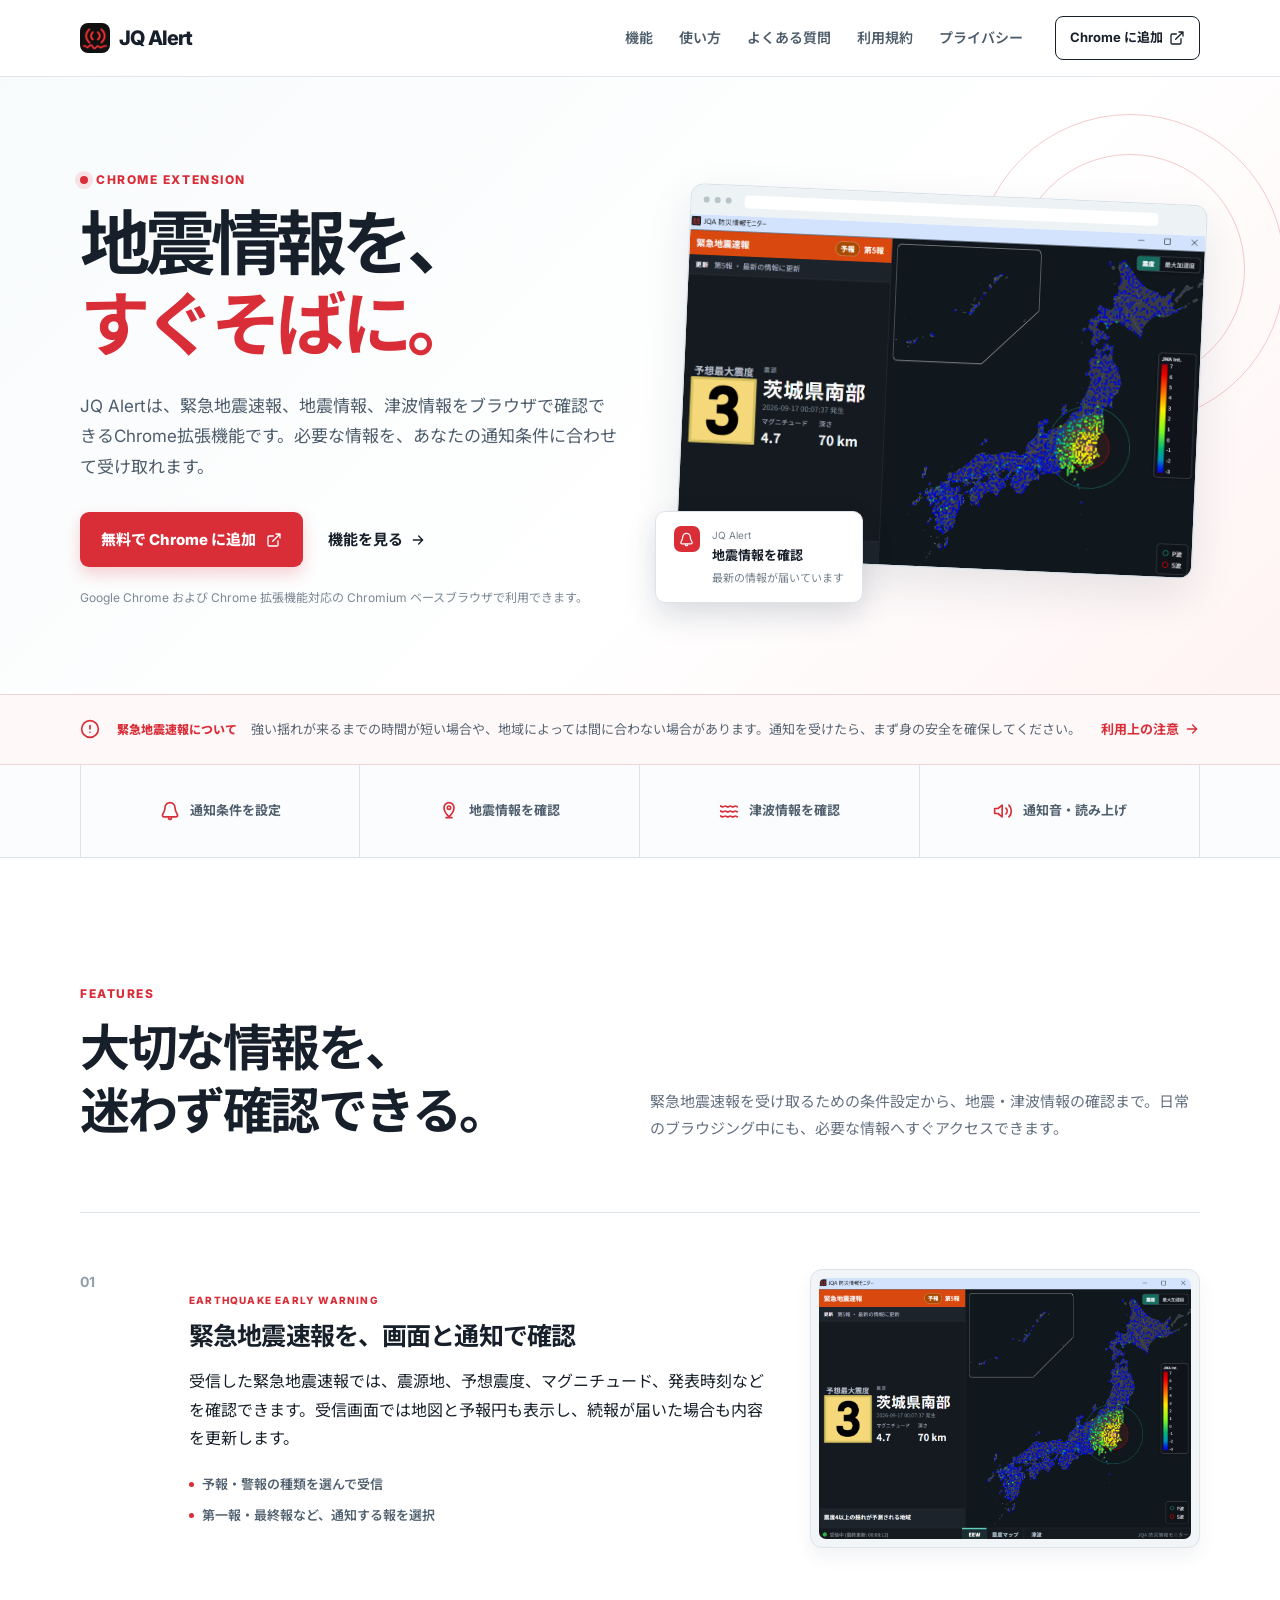
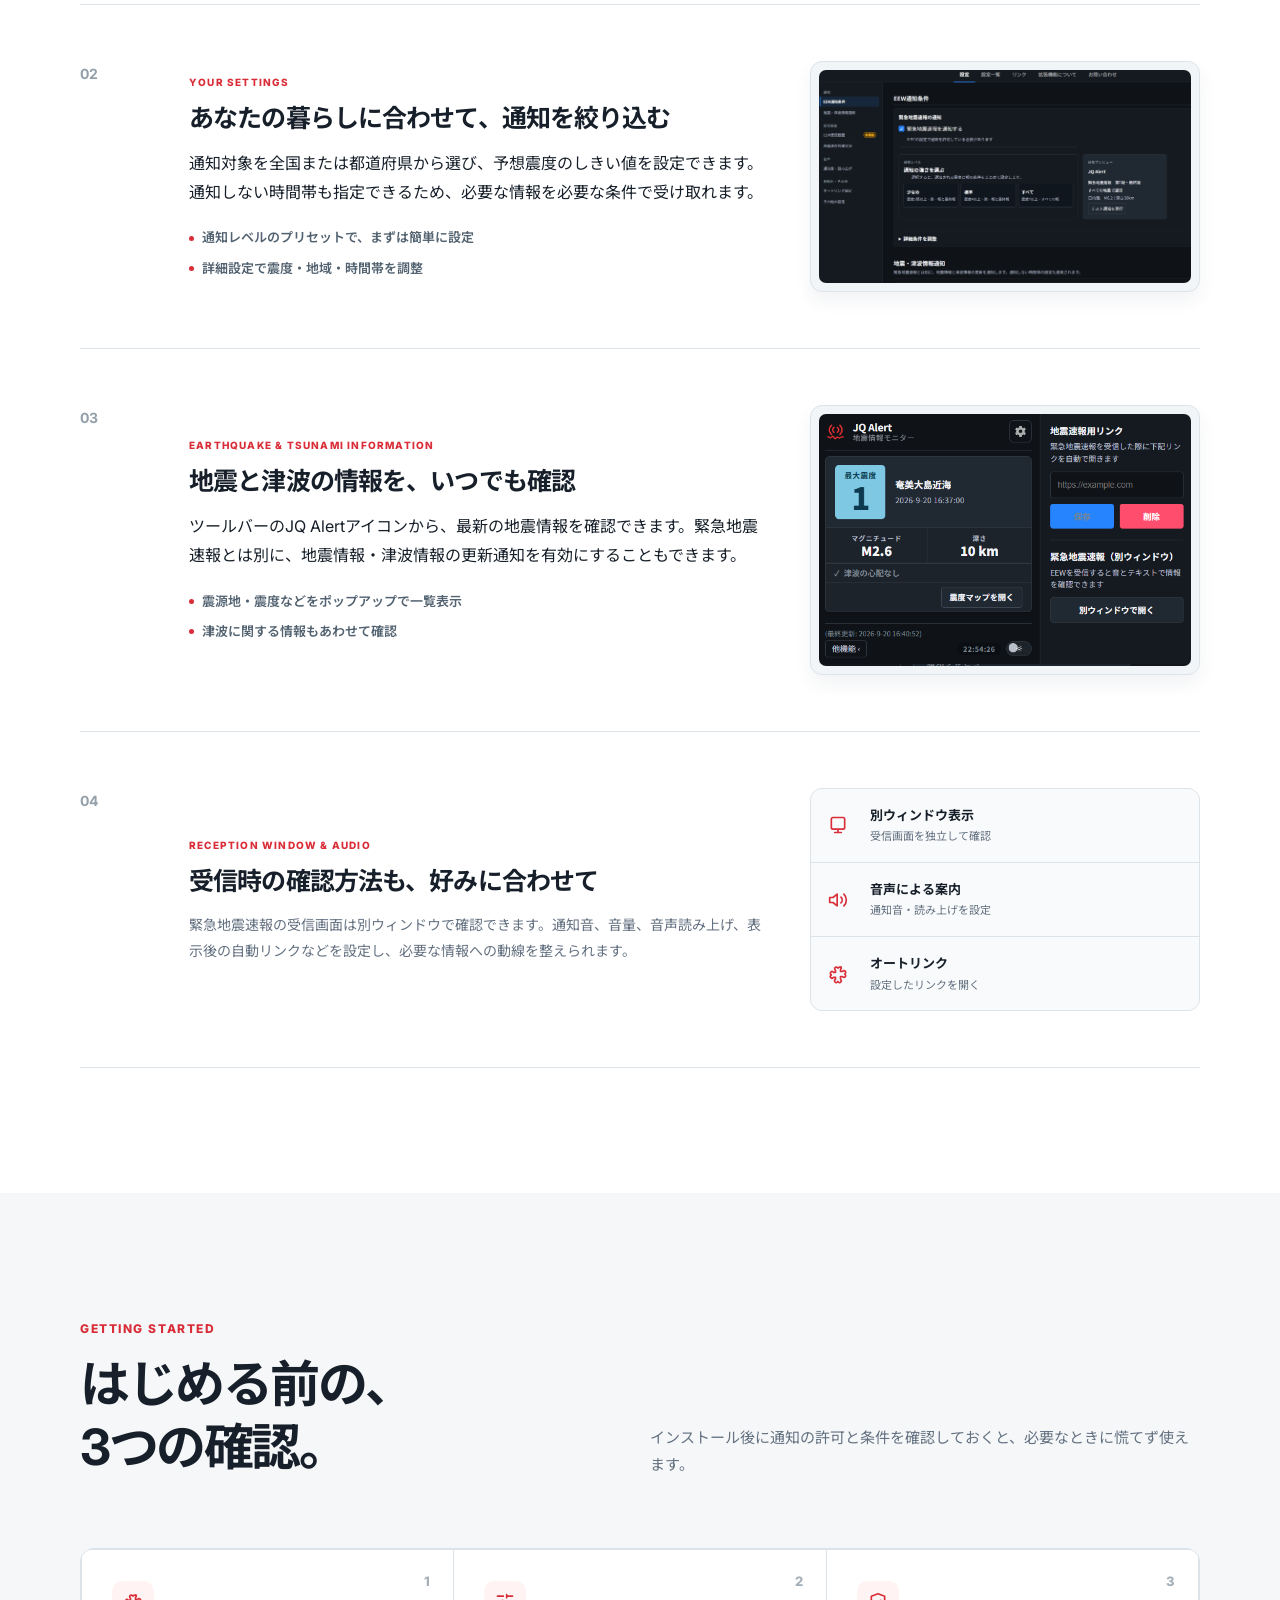
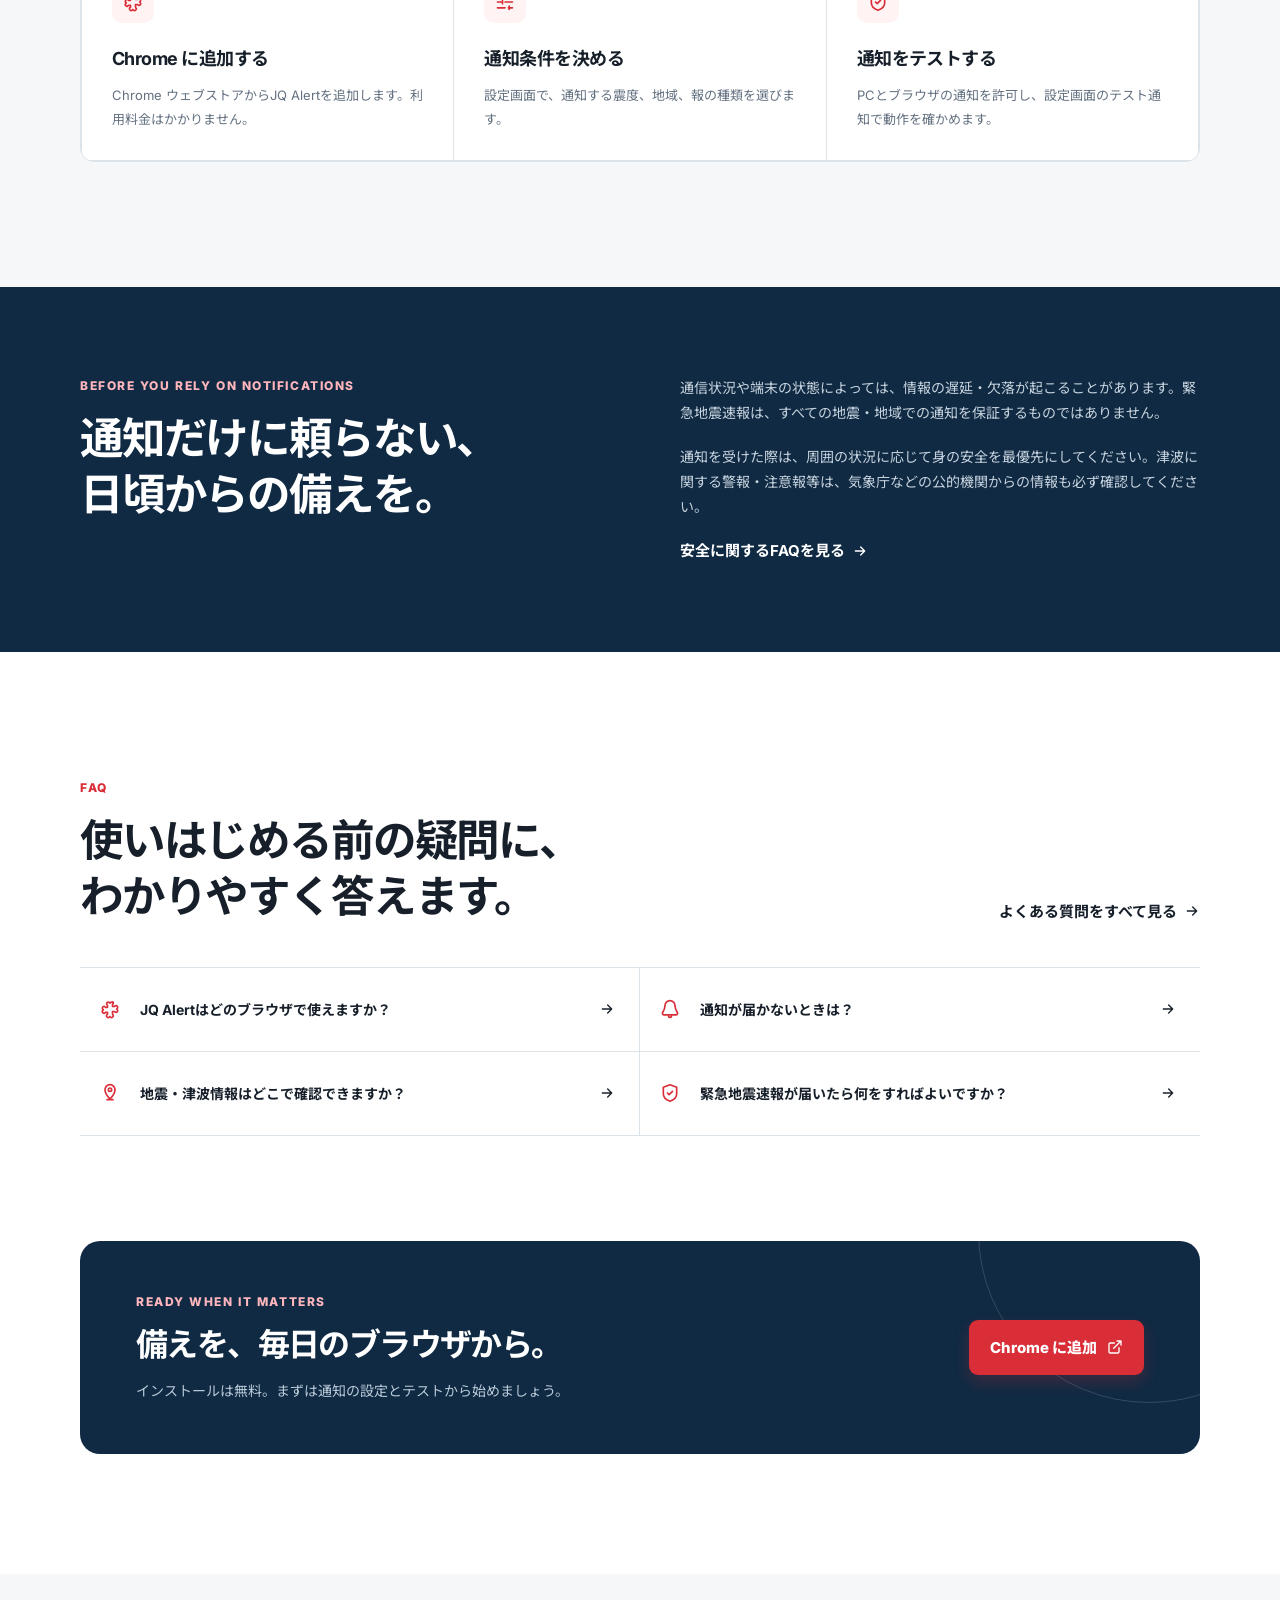
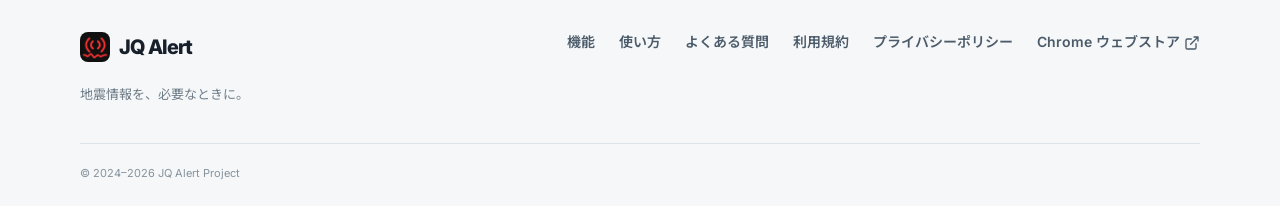
<file: index.html>
<!doctype html>
<html lang="ja">
<head>
  <meta charset="utf-8">
  <meta name="google-site-verification" content="g7Us81vJ9sfux8U6ITaGepfihkEfS8GgPoQCUXaQ7Y">
  <meta name="viewport" content="width=device-width, initial-scale=1">
  <meta name="description" content="JQ Alertは、緊急地震速報、地震情報、津波情報を確認できるChrome拡張機能です。通知条件を自分に合わせて設定できます。">
  <meta name="theme-color" content="#d92d38">
  <meta property="og:type" content="website"><meta property="og:locale" content="ja_JP">
  <meta property="og:title" content="JQ Alert | 緊急地震速報・地震・津波情報をすぐそばに">
  <meta property="og:description" content="緊急地震速報、地震情報、津波情報を確認できるChrome拡張機能、JQ Alert。">
  <meta property="og:image" content="data/images/icon-128.png"><meta name="twitter:card" content="summary">
  <title>JQ Alert | 緊急地震速報・地震・津波情報をすぐそばに</title>
  <link rel="icon" href="data/images/icon-128.png" type="image/png" sizes="128x128"><link rel="apple-touch-icon" href="data/images/icon-128.png"><link rel="manifest" href="site.webmanifest">
  <link rel="preconnect" href="https://fonts.googleapis.com"><link rel="preconnect" href="https://fonts.gstatic.com" crossorigin>
  <link href="https://fonts.googleapis.com/css2?family=Inter:wght@400;500;600;700;800&family=Noto+Sans+JP:wght@400;500;600;700;800&display=swap" rel="stylesheet"><link rel="stylesheet" href="style.css">
</head>
<body>
  <svg class="svg-sprite" aria-hidden="true" focusable="false">
    <symbol id="icon-arrow-right" viewBox="0 0 24 24"><path d="M5 12h14M13 6l6 6-6 6"/></symbol><symbol id="icon-external-link" viewBox="0 0 24 24"><path d="M15 3h6v6M10 14 21 3M18 13v6a2 2 0 0 1-2 2H5a2 2 0 0 1-2-2V8a2 2 0 0 1 2-2h6"/></symbol>
    <symbol id="icon-bell-ring" viewBox="0 0 24 24"><path d="M10.27 21a2 2 0 0 0 3.46 0M3.26 15.86A2 2 0 0 0 5 19h14a2 2 0 0 0 1.74-3.14C19.41 13.63 18 11.2 18 8A6 6 0 0 0 6 8c0 3.2-1.41 5.63-2.74 7.86"/></symbol><symbol id="icon-map-pinned" viewBox="0 0 24 24"><path d="M18 8c0 5-6 11-6 11S6 13 6 8a6 6 0 1 1 12 0Z"/><circle cx="12" cy="8" r="2"/><path d="M8.5 20h7"/></symbol>
    <symbol id="icon-sliders" viewBox="0 0 24 24"><path d="M10 5H3M21 5h-7M12 19H3M21 19h-5M3 12h6M21 12h-9M14 3v4M17 17v4M9 10v4"/></symbol><symbol id="icon-waves" viewBox="0 0 24 24"><path d="M2 6c.6.5 1.2 1 2.5 1S6.4 6 7.5 6 9.4 7 10.5 7 12.4 6 13.5 6 15.4 7 16.5 7 18.4 6 19.5 6 21.4 7 22 7M2 12c.6.5 1.2 1 2.5 1s1.9-1 3-1 1.9 1 3 1 1.9-1 3-1 1.9 1 3 1 1.9-1 3-1 1.9 1 2.5 1M2 18c.6.5 1.2 1 2.5 1s1.9-1 3-1 1.9 1 3 1 1.9-1 3-1 1.9 1 3 1 1.9-1 3-1 1.9 1 2.5 1"/></symbol>
    <symbol id="icon-monitor" viewBox="0 0 24 24"><path d="M4 5a2 2 0 0 1 2-2h12a2 2 0 0 1 2 2v10a2 2 0 0 1-2 2H6a2 2 0 0 1-2-2zM8 21h8M12 17v4"/></symbol><symbol id="icon-volume" viewBox="0 0 24 24"><path d="M11 5 6 9H2v6h4l5 4zM15.54 8.46a5 5 0 0 1 0 7.07M19.07 4.93a10 10 0 0 1 0 14.14"/></symbol><symbol id="icon-shield" viewBox="0 0 24 24"><path d="M20 13c0 5-3.5 7.5-8 9-4.5-1.5-8-4-8-9V5l8-3 8 3zM9 12l2 2 4-4"/></symbol><symbol id="icon-alert" viewBox="0 0 24 24"><circle cx="12" cy="12" r="10"/><path d="M12 8v4M12 16h.01"/></symbol><symbol id="icon-puzzle" viewBox="0 0 24 24"><path d="M15.39 4.39a2 2 0 0 0-2.78 0L12 5l-.61-.61a2 2 0 1 0-2.83 2.83L9 7.66V10H6.66l-.44-.44a2 2 0 1 0-2.83 2.83l.61.61-.61.61a2 2 0 1 0 2.83 2.83l.44-.44H9v2.34l-.61.44a2 2 0 1 0 2.83 2.83l.61-.61.61.61a2 2 0 1 0 2.83-2.83L15 17.66V15h2.34l.44.44a2 2 0 1 0 2.83-2.83l-.61-.61.61-.61a2 2 0 1 0-2.83-2.83L17.34 9H15V6.66l.39-.44a2 2 0 0 0 0-2.83Z"/></symbol>
  </svg>
  <header class="site-header"><div class="container nav-wrap"><a class="brand" href="index.html" aria-label="JQ Alert ホーム"><span class="brand-mark" aria-hidden="true"></span>JQ Alert</a><nav class="nav-links" aria-label="メインナビゲーション"><a href="#features">機能</a><a href="#getting-started">使い方</a><a href="faq.html">よくある質問</a><a href="terms.html">利用規約</a><a href="privacy.html">プライバシー</a></nav><a class="nav-cta" href="https://chromewebstore.google.com/detail/japan-quake-alert/eicpbodfpiaimdkjbmbiomgefjflgibj" target="_blank" rel="noopener">Chrome に追加 <svg class="icon icon-inline"><use href="#icon-external-link"/></svg></a></div></header>
  <main>
    <section class="hero"><div class="hero-grid container"><div class="hero-copy"><p class="eyebrow"><span class="live-dot" aria-hidden="true"></span>Chrome Extension</p><h1>地震情報を、<br><em>すぐそばに。</em></h1><p class="hero-lead">JQ Alertは、緊急地震速報、地震情報、津波情報をブラウザで確認できるChrome拡張機能です。必要な情報を、あなたの通知条件に合わせて受け取れます。</p><div class="hero-actions"><a class="button button-primary" href="https://chromewebstore.google.com/detail/japan-quake-alert/eicpbodfpiaimdkjbmbiomgefjflgibj" target="_blank" rel="noopener">無料で Chrome に追加 <svg class="icon icon-inline"><use href="#icon-external-link"/></svg></a><a class="text-link" href="#features">機能を見る <svg class="icon icon-inline"><use href="#icon-arrow-right"/></svg></a></div><p class="helper-text">Google Chrome および Chrome 拡張機能対応の Chromium ベースブラウザで利用できます。</p></div><div class="hero-visual" aria-label="JQ Alertの通知画面イメージ"><div class="signal signal-one"></div><div class="signal signal-two"></div><div class="browser-window"><div class="browser-bar"><span></span><span></span><span></span><div></div></div><img src="data/images/alert_map.png" alt="JQ Alertの地震情報マップ画面"></div><div class="notification-card"><span class="notification-icon"><svg class="icon"><use href="#icon-bell-ring"/></svg></span><div><small>JQ Alert</small><strong>地震情報を確認</strong><p>最新の情報が届いています</p></div></div></div></div></section>
    <section class="notice-band" aria-label="大切なお知らせ"><div class="container"><svg class="icon notice-icon" aria-hidden="true"><use href="#icon-alert"/></svg><div><span class="notice-label">緊急地震速報について</span><p>強い揺れが来るまでの時間が短い場合や、地域によっては間に合わない場合があります。通知を受けたら、まず身の安全を確保してください。</p></div><a href="terms.html">利用上の注意 <svg class="icon icon-inline"><use href="#icon-arrow-right"/></svg></a></div></section>
    <section class="capabilities" aria-label="JQ Alertでできること"><div class="container capability-list"><div><svg class="icon"><use href="#icon-bell-ring"/></svg><span>通知条件を設定</span></div><div><svg class="icon"><use href="#icon-map-pinned"/></svg><span>地震情報を確認</span></div><div><svg class="icon"><use href="#icon-waves"/></svg><span>津波情報を確認</span></div><div><svg class="icon"><use href="#icon-volume"/></svg><span>通知音・読み上げ</span></div></div></section>
    <section class="features section" id="features"><div class="container"><div class="section-intro"><p class="eyebrow">Features</p><h2>大切な情報を、<br>迷わず確認できる。</h2><p>緊急地震速報を受け取るための条件設定から、地震・津波情報の確認まで。日常のブラウジング中にも、必要な情報へすぐアクセスできます。</p></div><div class="feature-list">
      <article class="feature-row"><div class="feature-index">01</div><div class="feature-body"><p class="feature-kicker">EARTHQUAKE EARLY WARNING</p><h3>緊急地震速報を、画面と通知で確認</h3><p>受信した緊急地震速報では、震源地、予想震度、マグニチュード、発表時刻などを確認できます。受信画面では地図と予報円も表示し、続報が届いた場合も内容を更新します。</p><ul class="feature-points"><li>予報・警報の種類を選んで受信</li><li>第一報・最終報など、通知する報を選択</li></ul></div><div class="feature-image feature-image-map"><img src="data/images/alert_map.png" alt="震度と対象地域を表示する緊急地震速報の画面" loading="lazy"></div></article>
      <article class="feature-row"><div class="feature-index">02</div><div class="feature-body"><p class="feature-kicker">YOUR SETTINGS</p><h3>あなたの暮らしに合わせて、通知を絞り込む</h3><p>通知対象を全国または都道府県から選び、予想震度のしきい値を設定できます。通知しない時間帯も指定できるため、必要な情報を必要な条件で受け取れます。</p><ul class="feature-points"><li>通知レベルのプリセットで、まずは簡単に設定</li><li>詳細設定で震度・地域・時間帯を調整</li></ul></div><div class="feature-image"><img src="data/images/settings.png" alt="緊急地震速報の通知条件を設定する画面" loading="lazy"></div></article>
      <article class="feature-row"><div class="feature-index">03</div><div class="feature-body"><p class="feature-kicker">EARTHQUAKE &amp; TSUNAMI INFORMATION</p><h3>地震と津波の情報を、いつでも確認</h3><p>ツールバーのJQ Alertアイコンから、最新の地震情報を確認できます。緊急地震速報とは別に、地震情報・津波情報の更新通知を有効にすることもできます。</p><ul class="feature-points"><li>震源地・震度などをポップアップで一覧表示</li><li>津波に関する情報もあわせて確認</li></ul></div><div class="feature-image"><img src="data/images/popup.png" alt="最新の地震情報を確認するポップアップ画面" loading="lazy"></div></article>
      <article class="feature-row feature-row-compact"><div class="feature-index">04</div><div class="feature-body"><p class="feature-kicker">RECEPTION WINDOW &amp; AUDIO</p><h3>受信時の確認方法も、好みに合わせて</h3><p>緊急地震速報の受信画面は別ウィンドウで確認できます。通知音、音量、音声読み上げ、表示後の自動リンクなどを設定し、必要な情報への動線を整えられます。</p></div><div class="feature-summary" aria-label="受信画面と音声の機能"><div><svg class="icon"><use href="#icon-monitor"/></svg><strong>別ウィンドウ表示</strong><span>受信画面を独立して確認</span></div><div><svg class="icon"><use href="#icon-volume"/></svg><strong>音声による案内</strong><span>通知音・読み上げを設定</span></div><div><svg class="icon"><use href="#icon-puzzle"/></svg><strong>オートリンク</strong><span>設定したリンクを開く</span></div></div></article>
    </div></div></section>
    <section class="getting-started section" id="getting-started"><div class="container"><div class="section-intro section-intro-single"><p class="eyebrow">Getting started</p><h2>はじめる前の、<br>3つの確認。</h2><p>インストール後に通知の許可と条件を確認しておくと、必要なときに慌てず使えます。</p></div><ol class="step-list"><li><span class="step-number">1</span><div class="step-icon"><svg class="icon"><use href="#icon-puzzle"/></svg></div><h3>Chrome に追加する</h3><p>Chrome ウェブストアからJQ Alertを追加します。利用料金はかかりません。</p></li><li><span class="step-number">2</span><div class="step-icon"><svg class="icon"><use href="#icon-sliders"/></svg></div><h3>通知条件を決める</h3><p>設定画面で、通知する震度、地域、報の種類を選びます。</p></li><li><span class="step-number">3</span><div class="step-icon"><svg class="icon"><use href="#icon-shield"/></svg></div><h3>通知をテストする</h3><p>PCとブラウザの通知を許可し、設定画面のテスト通知で動作を確かめます。</p></li></ol></div></section>
    <section class="prepare-section" aria-labelledby="prepare-title"><div class="container prepare-layout"><div><p class="eyebrow">Before you rely on notifications</p><h2 id="prepare-title">通知だけに頼らない、<br>日頃からの備えを。</h2></div><div class="prepare-copy"><p>通信状況や端末の状態によっては、情報の遅延・欠落が起こることがあります。緊急地震速報は、すべての地震・地域での通知を保証するものではありません。</p><p>通知を受けた際は、周囲の状況に応じて身の安全を最優先にしてください。津波に関する警報・注意報等は、気象庁などの公的機関からの情報も必ず確認してください。</p><a class="text-link" href="faq.html#safety">安全に関するFAQを見る <svg class="icon icon-inline"><use href="#icon-arrow-right"/></svg></a></div></div></section>
    <section class="faq-preview section" aria-labelledby="faq-preview-title"><div class="container"><div class="faq-preview-heading"><div><p class="eyebrow">FAQ</p><h2 id="faq-preview-title">使いはじめる前の疑問に、<br>わかりやすく答えます。</h2></div><a class="text-link" href="faq.html">よくある質問をすべて見る <svg class="icon icon-inline"><use href="#icon-arrow-right"/></svg></a></div><div class="faq-preview-list"><a href="faq.html#start"><svg class="icon"><use href="#icon-puzzle"/></svg><span>JQ Alertはどのブラウザで使えますか？</span><svg class="icon icon-inline"><use href="#icon-arrow-right"/></svg></a><a href="faq.html#notifications"><svg class="icon"><use href="#icon-bell-ring"/></svg><span>通知が届かないときは？</span><svg class="icon icon-inline"><use href="#icon-arrow-right"/></svg></a><a href="faq.html#information"><svg class="icon"><use href="#icon-map-pinned"/></svg><span>地震・津波情報はどこで確認できますか？</span><svg class="icon icon-inline"><use href="#icon-arrow-right"/></svg></a><a href="faq.html#safety"><svg class="icon"><use href="#icon-shield"/></svg><span>緊急地震速報が届いたら何をすればよいですか？</span><svg class="icon icon-inline"><use href="#icon-arrow-right"/></svg></a></div></div></section>
    <section class="install-section"><div class="container"><div class="install-card"><div><p class="eyebrow">Ready when it matters</p><h2>備えを、毎日のブラウザから。</h2><p>インストールは無料。まずは通知の設定とテストから始めましょう。</p></div><a class="button button-primary" href="https://chromewebstore.google.com/detail/japan-quake-alert/eicpbodfpiaimdkjbmbiomgefjflgibj" target="_blank" rel="noopener">Chrome に追加 <svg class="icon icon-inline"><use href="#icon-external-link"/></svg></a></div></div></section>
  </main>
  <footer class="site-footer"><div class="container footer-grid"><div><a class="brand" href="index.html"><span class="brand-mark" aria-hidden="true"></span>JQ Alert</a><p>地震情報を、必要なときに。</p></div><div class="footer-links"><a href="#features">機能</a><a href="#getting-started">使い方</a><a href="faq.html">よくある質問</a><a href="terms.html">利用規約</a><a href="privacy.html">プライバシーポリシー</a><a href="https://chromewebstore.google.com/detail/japan-quake-alert/eicpbodfpiaimdkjbmbiomgefjflgibj" target="_blank" rel="noopener">Chrome ウェブストア <svg class="icon icon-inline"><use href="#icon-external-link"/></svg></a></div></div><div class="container copyright">© 2024–2026 JQ Alert Project</div></footer>
</body>
</html>
</file>
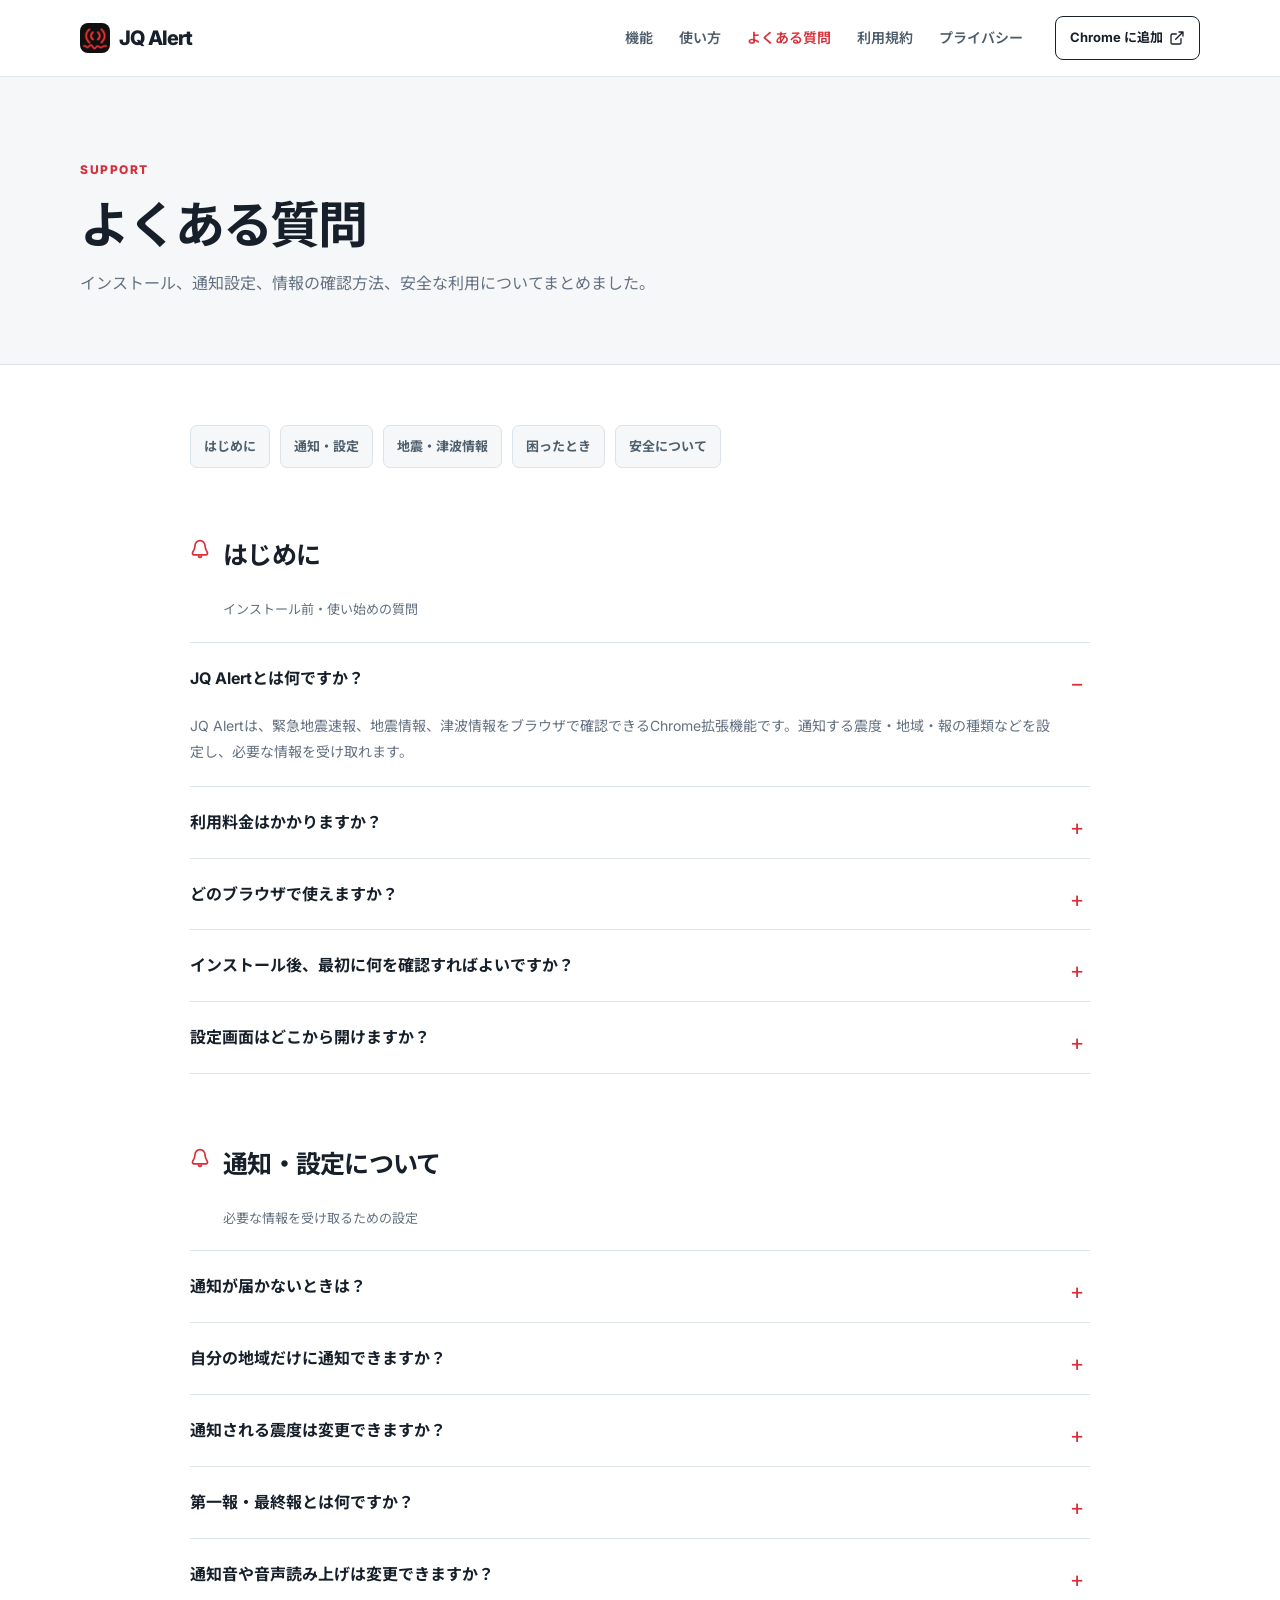
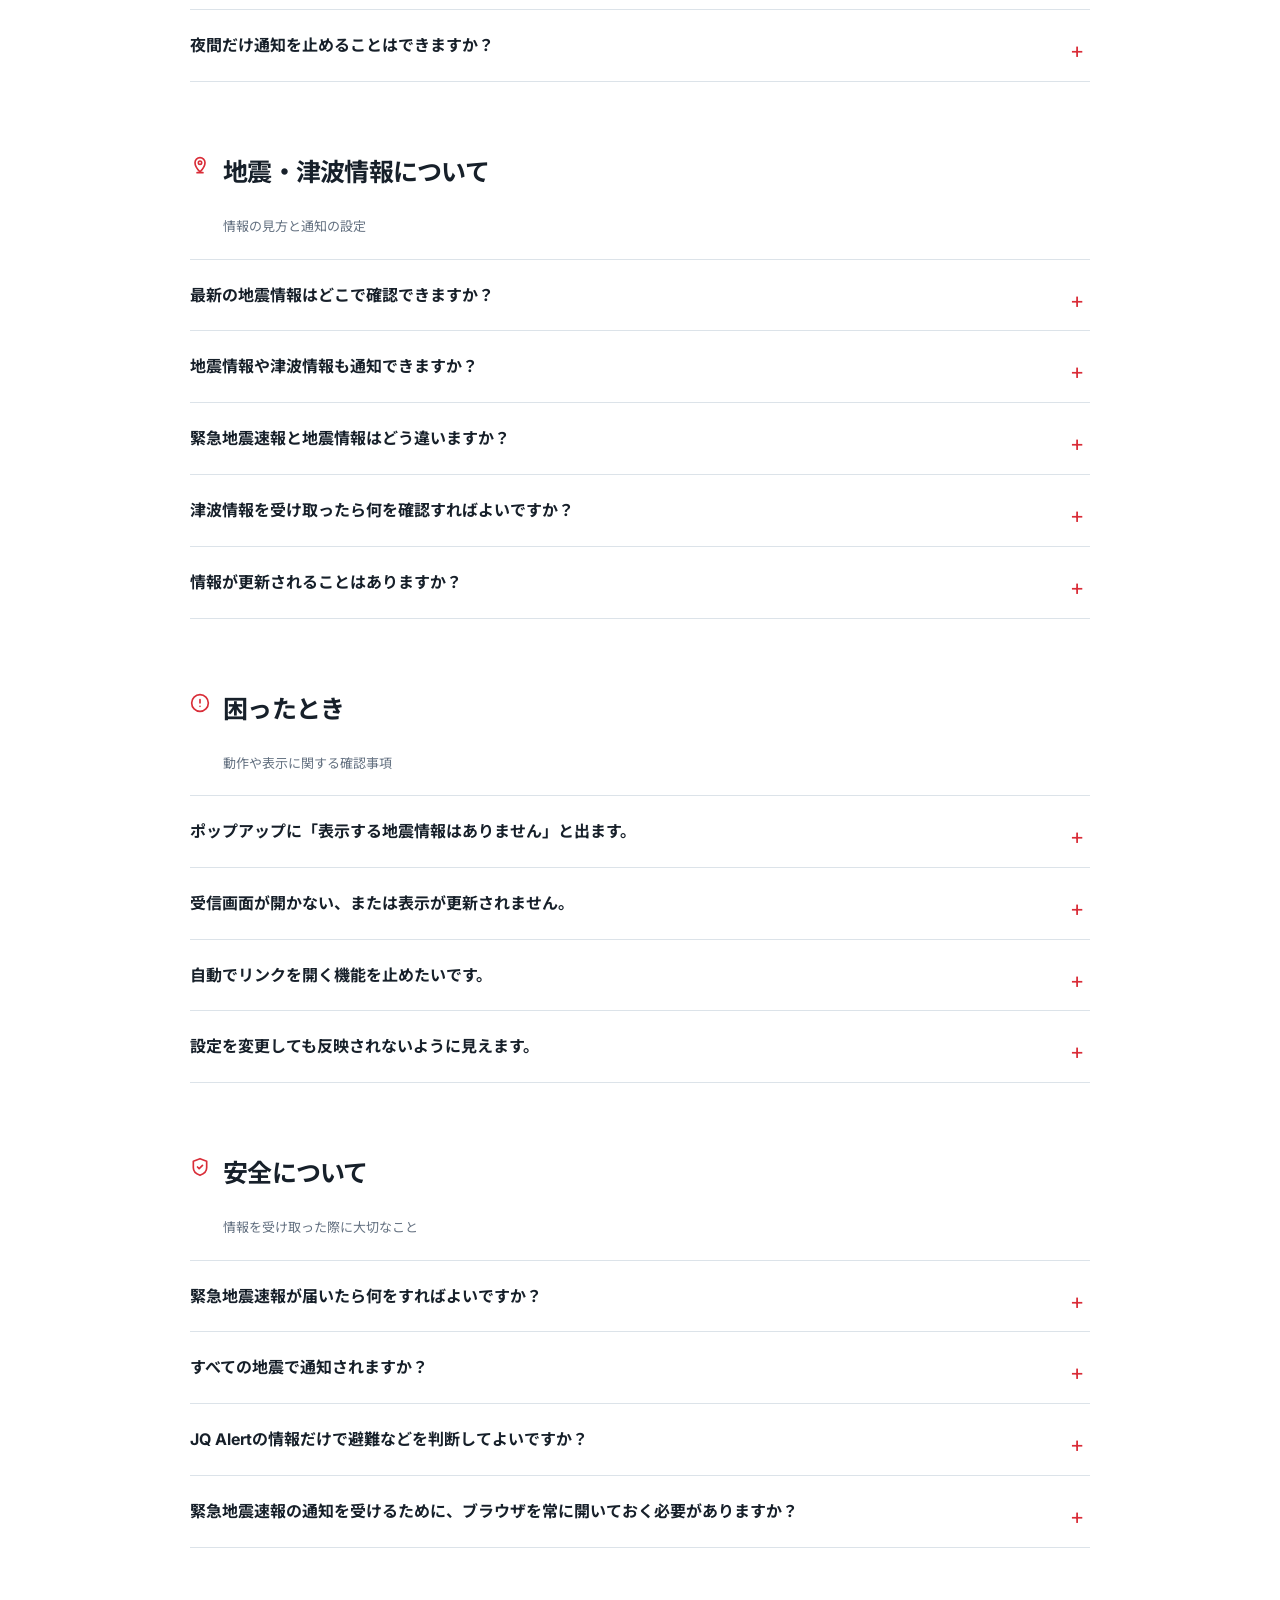
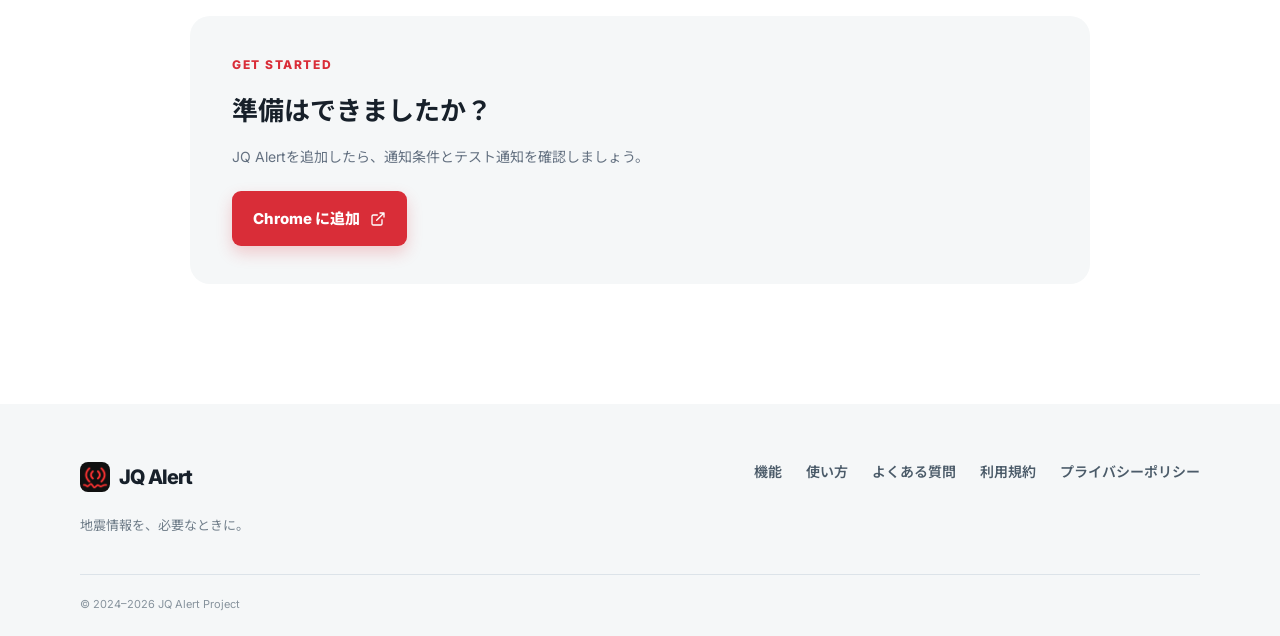
<file: faq.html>
<!doctype html>
<html lang="ja">
<head>
  <meta charset="utf-8"><meta name="viewport" content="width=device-width, initial-scale=1">
  <meta name="description" content="JQ Alertのインストール、通知、地震・津波情報、安全な利用についてのよくある質問です。"><meta name="theme-color" content="#d92d38">
  <meta property="og:type" content="website"><meta property="og:locale" content="ja_JP"><meta property="og:title" content="よくある質問 | JQ Alert"><meta property="og:description" content="JQ Alertの使い方、通知設定、地震・津波情報についてご案内します。"><meta property="og:image" content="data/images/icon-128.png"><meta name="twitter:card" content="summary">
  <title>よくある質問 | JQ Alert</title><link rel="icon" href="data/images/icon-128.png" type="image/png" sizes="128x128"><link rel="apple-touch-icon" href="data/images/icon-128.png"><link rel="manifest" href="site.webmanifest"><link rel="preconnect" href="https://fonts.googleapis.com"><link rel="preconnect" href="https://fonts.gstatic.com" crossorigin><link href="https://fonts.googleapis.com/css2?family=Inter:wght@400;500;600;700;800&family=Noto+Sans+JP:wght@400;500;600;700;800&display=swap" rel="stylesheet"><link rel="stylesheet" href="style.css">
</head>
<body>
  <svg class="svg-sprite" aria-hidden="true" focusable="false"><symbol id="icon-arrow-right" viewBox="0 0 24 24"><path d="M5 12h14M13 6l6 6-6 6"/></symbol><symbol id="icon-external-link" viewBox="0 0 24 24"><path d="M15 3h6v6M10 14 21 3M18 13v6a2 2 0 0 1-2 2H5a2 2 0 0 1-2-2V8a2 2 0 0 1 2-2h6"/></symbol><symbol id="icon-bell-ring" viewBox="0 0 24 24"><path d="M10.27 21a2 2 0 0 0 3.46 0M3.26 15.86A2 2 0 0 0 5 19h14a2 2 0 0 0 1.74-3.14C19.41 13.63 18 11.2 18 8A6 6 0 0 0 6 8c0 3.2-1.41 5.63-2.74 7.86"/></symbol><symbol id="icon-map-pinned" viewBox="0 0 24 24"><path d="M18 8c0 5-6 11-6 11S6 13 6 8a6 6 0 1 1 12 0Z"/><circle cx="12" cy="8" r="2"/><path d="M8.5 20h7"/></symbol><symbol id="icon-shield" viewBox="0 0 24 24"><path d="M20 13c0 5-3.5 7.5-8 9-4.5-1.5-8-4-8-9V5l8-3 8 3zM9 12l2 2 4-4"/></symbol><symbol id="icon-alert" viewBox="0 0 24 24"><circle cx="12" cy="12" r="10"/><path d="M12 8v4M12 16h.01"/></symbol></svg>
  <header class="site-header"><div class="container nav-wrap"><a class="brand" href="index.html" aria-label="JQ Alert ホーム"><span class="brand-mark" aria-hidden="true"></span>JQ Alert</a><nav class="nav-links" aria-label="メインナビゲーション"><a href="index.html#features">機能</a><a href="index.html#getting-started">使い方</a><a href="faq.html" aria-current="page">よくある質問</a><a href="terms.html">利用規約</a><a href="privacy.html">プライバシー</a></nav><a class="nav-cta" href="https://chromewebstore.google.com/detail/japan-quake-alert/eicpbodfpiaimdkjbmbiomgefjflgibj" target="_blank" rel="noopener">Chrome に追加 <svg class="icon icon-inline"><use href="#icon-external-link"/></svg></a></div></header>
  <main><section class="inner-hero"><div class="container"><p class="eyebrow">Support</p><h1>よくある質問</h1><p>インストール、通知設定、情報の確認方法、安全な利用についてまとめました。</p></div></section>
    <section class="faq-content container"><nav class="jump-nav" aria-label="質問カテゴリー"><a href="#start">はじめに</a><a href="#notifications">通知・設定</a><a href="#information">地震・津波情報</a><a href="#troubleshooting">困ったとき</a><a href="#safety">安全について</a></nav><div class="faq-groups">
      <section id="start"><div class="faq-section-heading"><svg class="icon"><use href="#icon-bell-ring"/></svg><div><h2>はじめに</h2><p>インストール前・使い始めの質問</p></div></div>
        <details open><summary>JQ Alertとは何ですか？</summary><div><p>JQ Alertは、緊急地震速報、地震情報、津波情報をブラウザで確認できるChrome拡張機能です。通知する震度・地域・報の種類などを設定し、必要な情報を受け取れます。</p></div></details>
        <details><summary>利用料金はかかりますか？</summary><div><p>JQ Alertは無料で利用できます。Chrome ウェブストアから追加してください。</p></div></details>
        <details><summary>どのブラウザで使えますか？</summary><div><p>Google ChromeおよびChrome拡張機能に対応したChromiumベースのブラウザで利用できます。通知の扱いは、ブラウザやOSの設定によって異なる場合があります。</p></div></details>
        <details><summary>インストール後、最初に何を確認すればよいですか？</summary><div><ol><li>OSとブラウザで通知が許可されていることを確認します。</li><li>JQ Alertの設定画面で、通知する震度・対象地域・報の種類を確認します。</li><li>設定画面のテスト通知を実行し、端末に通知が表示されることを確認します。</li></ol></div></details>
        <details><summary>設定画面はどこから開けますか？</summary><div><p>ブラウザのツールバーにあるJQ Alertアイコンをクリックし、ポップアップの設定ボタンから開けます。Chromeの拡張機能管理画面からJQ Alertの詳細を開き、拡張機能のオプションへ進む方法もあります。</p></div></details>
      </section>
      <section id="notifications"><div class="faq-section-heading"><svg class="icon"><use href="#icon-bell-ring"/></svg><div><h2>通知・設定について</h2><p>必要な情報を受け取るための設定</p></div></div>
        <details><summary>通知が届かないときは？</summary><div><ol><li>OSとブラウザでJQ Alertの通知が許可されているか確認してください。</li><li>設定で「緊急地震速報を通知する」がオンになっているか確認してください。</li><li>設定した都道府県、予想震度、予報・警報の種類、報の種類が、受信した情報の条件と一致しているか確認してください。</li><li>通知しない時間帯やOSの集中モード・おやすみモードが有効になっていないか確認してください。</li></ol></div></details>
        <details><summary>自分の地域だけに通知できますか？</summary><div><p>できます。設定画面の都道府県フィルターで1つの都道府県を選択できます。選択した都道府県で予想震度が設定した値以上となった場合に通知します。都道府県を選択しない場合は、全国の最大予想震度を基準に通知します。</p></div></details>
        <details><summary>通知される震度は変更できますか？</summary><div><p>変更できます。通知レベルのプリセットを選ぶか、詳細設定で予想震度のしきい値を指定してください。設定した条件を満たさない緊急地震速報は、デスクトップ通知の対象になりません。</p></div></details>
        <details><summary>第一報・最終報とは何ですか？</summary><div><p>緊急地震速報は、同じ地震について複数回発表されることがあります。JQ Alertでは、すべての報、条件を最初に満たした報、第一報と最終報、最終報のみから通知対象を選べます。続報で最大震度が変化したときに追加で通知する設定もあります。</p></div></details>
        <details><summary>通知音や音声読み上げは変更できますか？</summary><div><p>設定画面で、予報・警報ごとの通知音と音量を調整できます。日本語表示時は音声読み上げも有効にでき、使用する音声、音量、音の高さ、読み上げ内容を設定できます。端末の音量設定や出力先もあわせて確認してください。</p></div></details>
        <details><summary>夜間だけ通知を止めることはできますか？</summary><div><p>できます。設定画面で通知しない時間帯と曜日を指定してください。その時間帯は、通知を許可する設定がオンでも通知が抑制されます。大切な通知を受け取りたい時間帯は、設定後に見直してください。</p></div></details>
      </section>
      <section id="information"><div class="faq-section-heading"><svg class="icon"><use href="#icon-map-pinned"/></svg><div><h2>地震・津波情報について</h2><p>情報の見方と通知の設定</p></div></div>
        <details><summary>最新の地震情報はどこで確認できますか？</summary><div><p>ブラウザのツールバーにあるJQ Alertアイコンをクリックすると、ポップアップで最新の地震情報を確認できます。表示する情報がないときは、受信後に表示されます。</p></div></details>
        <details><summary>地震情報や津波情報も通知できますか？</summary><div><p>できます。緊急地震速報とは別に、設定画面で地震情報通知と津波情報通知をオンにできます。通知しない時間帯の設定は、これらの情報通知にも適用されます。</p></div></details>
        <details><summary>緊急地震速報と地震情報はどう違いますか？</summary><div><p>緊急地震速報は、強い揺れが予想される場合に、到達前または直後に発表される速報です。一方、地震情報は、発生後に観測・解析された震源や震度などを伝える情報です。地震の規模や状況によって、情報が届く順番や内容は異なります。</p></div></details>
        <details><summary>津波情報を受け取ったら何を確認すればよいですか？</summary><div><p>海岸や川の近くにいる場合は、JQ Alertの表示だけで判断せず、気象庁、自治体、テレビ・ラジオ等の公的な情報を直ちに確認してください。避難が必要な場合は、周囲の案内に従って高い場所や避難場所へ移動してください。</p></div></details>
        <details><summary>情報が更新されることはありますか？</summary><div><p>あります。緊急地震速報や地震・津波情報は、続報や訂正が発表される場合があります。表示された情報は発表時点の内容であり、最新の発表内容を確認してください。</p></div></details>
      </section>
      <section id="troubleshooting"><div class="faq-section-heading"><svg class="icon"><use href="#icon-alert"/></svg><div><h2>困ったとき</h2><p>動作や表示に関する確認事項</p></div></div>
        <details><summary>ポップアップに「表示する地震情報はありません」と出ます。</summary><div><p>受信済みの地震情報がない場合に表示されます。通信状況を確認し、しばらく待ってから再度開いてください。ブラウザを長時間起動していなかった場合や、ネットワーク接続が不安定な場合は、情報の受信が遅れることがあります。</p></div></details>
        <details><summary>受信画面が開かない、または表示が更新されません。</summary><div><p>設定した通知条件を満たしているか、ブラウザが拡張機能の動作を制限していないかを確認してください。ブラウザを再起動しても改善しない場合は、拡張機能を最新の状態に更新したうえで、設定内容を確認してください。</p></div></details>
        <details><summary>自動でリンクを開く機能を止めたいです。</summary><div><p>設定画面の「オートリンク設定」で無効にできます。オートリンクは、通知の有無とは別に、緊急地震速報を受信した際に保存済みのリンク先を自動で開く機能です。不要な場合はオフにしてください。</p></div></details>
        <details><summary>設定を変更しても反映されないように見えます。</summary><div><p>設定変更後は、設定画面の保存操作が必要な項目がないか確認してください。また、すでに受信・表示済みの情報には、新しい通知条件がさかのぼって適用されない場合があります。次に受信する情報で確認してください。</p></div></details>
      </section>
      <section id="safety"><div class="faq-section-heading"><svg class="icon"><use href="#icon-shield"/></svg><div><h2>安全について</h2><p>情報を受け取った際に大切なこと</p></div></div>
        <details><summary>緊急地震速報が届いたら何をすればよいですか？</summary><div><p>まず身の安全を確保してください。机の下に身を隠す、頭を守る、あわてて屋外へ飛び出さないなど、周囲の状況に応じて落ち着いて行動してください。運転中、駅や店舗などにいる場合は、その場の案内にも従ってください。</p></div></details>
        <details><summary>すべての地震で通知されますか？</summary><div><p>いいえ。緊急地震速報は、すべての地震・地域での通知を保証するものではありません。震源に近い地域では、強い揺れの到達まで時間が短く、通知が間に合わないことがあります。通信や端末、ブラウザ、情報提供元の状況により、遅延や欠落が生じる場合もあります。</p></div></details>
        <details><summary>JQ Alertの情報だけで避難などを判断してよいですか？</summary><div><p>いいえ。JQ Alertは防災情報を確認するための補助的なサービスです。生命・身体・財産の安全を保証するものではありません。緊急時は身の安全を最優先し、気象庁・自治体・テレビ・ラジオ等の公的な情報も確認してください。</p></div></details>
        <details><summary>緊急地震速報の通知を受けるために、ブラウザを常に開いておく必要がありますか？</summary><div><p>通知や情報の受信は、端末、OS、ブラウザ、拡張機能の稼働状況に影響されます。必要なときに確実に使えるよう、日頃からブラウザの通知許可、ネットワーク接続、拡張機能の有効状態を確認してください。</p></div></details>
      </section>
    </div><aside class="support-callout"><p class="eyebrow">Get started</p><h2>準備はできましたか？</h2><p>JQ Alertを追加したら、通知条件とテスト通知を確認しましょう。</p><a class="button button-primary" href="https://chromewebstore.google.com/detail/japan-quake-alert/eicpbodfpiaimdkjbmbiomgefjflgibj" target="_blank" rel="noopener">Chrome に追加 <svg class="icon icon-inline"><use href="#icon-external-link"/></svg></a></aside></section>
  </main>
  <footer class="site-footer"><div class="container footer-grid"><div><a class="brand" href="index.html"><span class="brand-mark" aria-hidden="true"></span>JQ Alert</a><p>地震情報を、必要なときに。</p></div><div class="footer-links"><a href="index.html#features">機能</a><a href="index.html#getting-started">使い方</a><a href="faq.html">よくある質問</a><a href="terms.html">利用規約</a><a href="privacy.html">プライバシーポリシー</a></div></div><div class="container copyright">© 2024–2026 JQ Alert Project</div></footer>
</body>
</html>
</file>
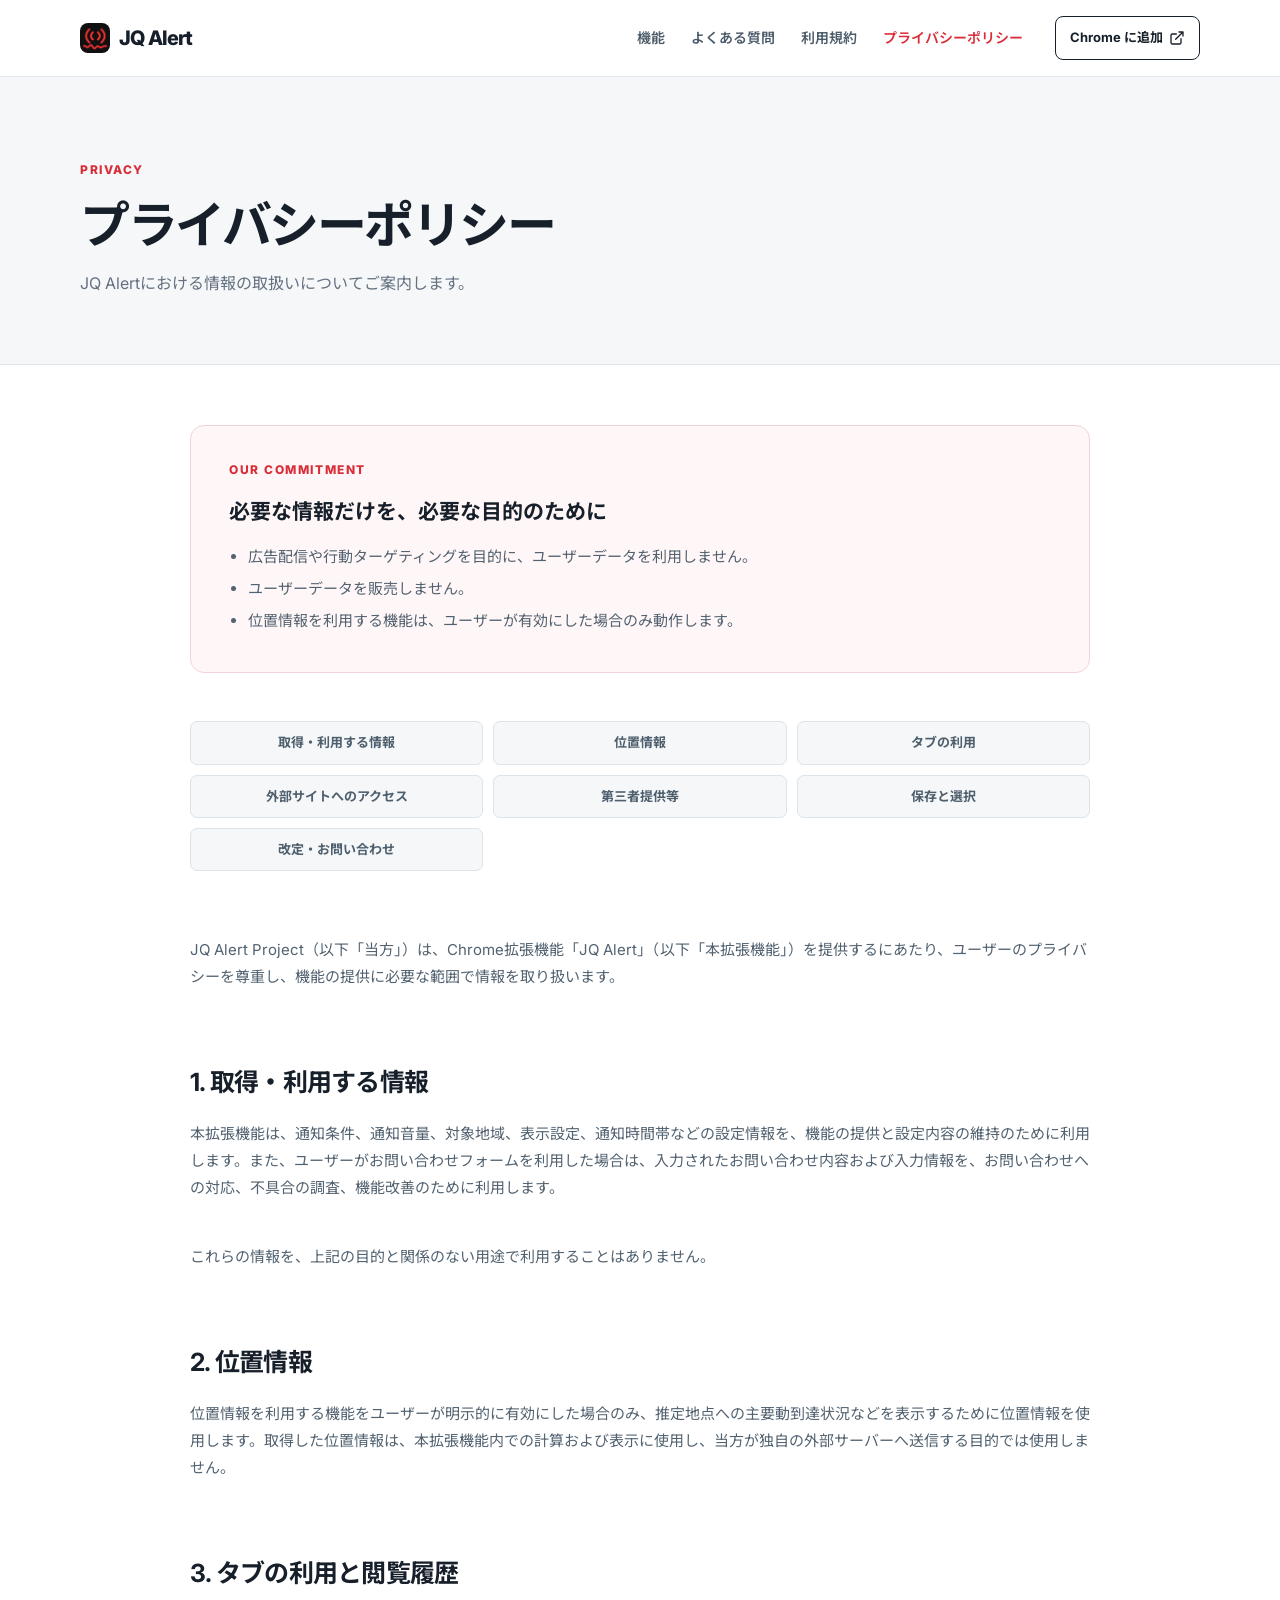
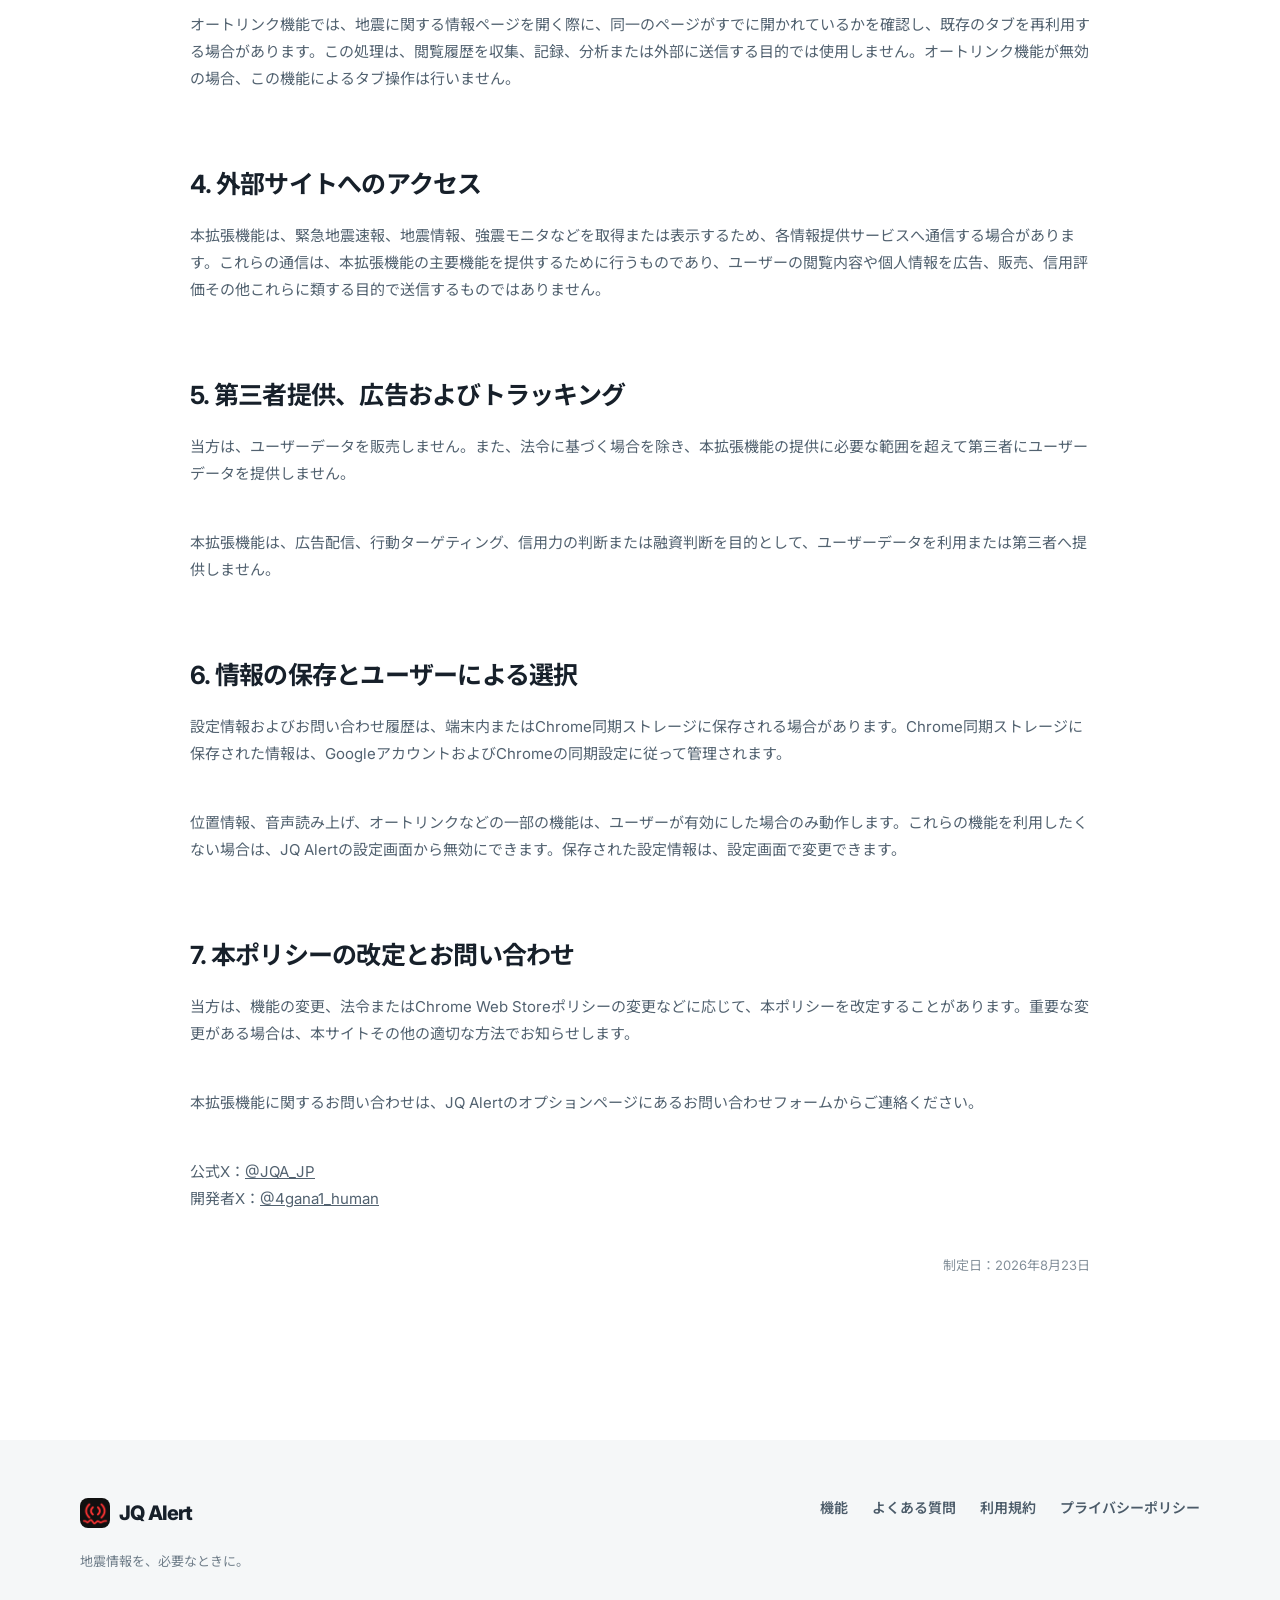
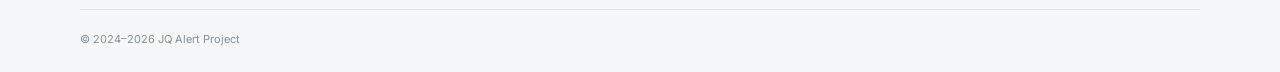
<file: privacy.html>
<!doctype html>
<html lang="ja">

<head>
  <meta charset="utf-8">
  <meta name="viewport" content="width=device-width, initial-scale=1">
  <meta name="description" content="JQ Alertのプライバシーポリシーです。取得・利用する情報とその取扱いについてご案内します。">
  <meta name="theme-color" content="#d92d38">
  <meta property="og:type" content="website">
  <meta property="og:locale" content="ja_JP">
  <meta property="og:title" content="プライバシーポリシー | JQ Alert">
  <meta property="og:description" content="JQ Alertにおける情報の取扱いについてご案内します。">
  <meta property="og:image" content="data/images/icon-128.png">
  <meta name="twitter:card" content="summary">
  <title>プライバシーポリシー | JQ Alert</title>
  <link rel="icon" href="data/images/icon-128.png" type="image/png" sizes="128x128">
  <link rel="apple-touch-icon" href="data/images/icon-128.png">
  <link rel="manifest" href="site.webmanifest">
  <link rel="preconnect" href="https://fonts.googleapis.com">
  <link rel="preconnect" href="https://fonts.gstatic.com" crossorigin>
  <link
    href="https://fonts.googleapis.com/css2?family=Inter:wght@400;500;600;700;800&family=Noto+Sans+JP:wght@400;500;600;700;800&display=swap"
    rel="stylesheet">
  <link rel="stylesheet" href="style.css">
</head>

<body>
  <svg class="svg-sprite" aria-hidden="true" focusable="false">
    <symbol id="icon-external-link" viewBox="0 0 24 24"><path d="M15 3h6v6M10 14 21 3M18 13v6a2 2 0 0 1-2 2H5a2 2 0 0 1-2-2V8a2 2 0 0 1 2-2h6" /></symbol>
  </svg>
  <header class="site-header">
    <div class="container nav-wrap"><a class="brand" href="index.html" aria-label="JQ Alert ホーム"><span
          class="brand-mark" aria-hidden="true"></span>JQ Alert</a>
      <nav class="nav-links" aria-label="メインナビゲーション"><a href="index.html#features">機能</a><a href="faq.html">よくある質問</a><a
          href="terms.html">利用規約</a><a href="privacy.html" aria-current="page">プライバシーポリシー</a></nav><a class="nav-cta"
        href="https://chromewebstore.google.com/detail/japan-quake-alert/eicpbodfpiaimdkjbmbiomgefjflgibj"
        target="_blank" rel="noopener">Chrome に追加 <svg class="icon icon-inline"><use href="#icon-external-link" /></svg></a>
    </div>
  </header>
  <main>
    <section class="inner-hero">
      <div class="container">
        <p class="eyebrow">Privacy</p>
        <h1>プライバシーポリシー</h1>
        <p>JQ Alertにおける情報の取扱いについてご案内します。</p>
      </div>
    </section>
    <article class="legal-content container">
      <aside class="legal-notice">
        <p class="eyebrow">Our commitment</p>
        <h2>必要な情報だけを、必要な目的のために</h2>
        <ul>
          <li>広告配信や行動ターゲティングを目的に、ユーザーデータを利用しません。</li>
          <li>ユーザーデータを販売しません。</li>
          <li>位置情報を利用する機能は、ユーザーが有効にした場合のみ動作します。</li>
        </ul>
      </aside>
      <nav class="legal-toc" aria-label="目次"><a href="#privacy-1">取得・利用する情報</a><a href="#privacy-2">位置情報</a><a
          href="#privacy-3">タブの利用</a><a href="#privacy-4">外部サイトへのアクセス</a><a href="#privacy-5">第三者提供等</a><a
          href="#privacy-6">保存と選択</a><a href="#privacy-7">改定・お問い合わせ</a></nav>
      <p>JQ Alert Project（以下「当方」）は、Chrome拡張機能「JQ Alert」（以下「本拡張機能」）を提供するにあたり、ユーザーのプライバシーを尊重し、機能の提供に必要な範囲で情報を取り扱います。</p>

      <h2 id="privacy-1">1. 取得・利用する情報</h2>
      <p>本拡張機能は、通知条件、通知音量、対象地域、表示設定、通知時間帯などの設定情報を、機能の提供と設定内容の維持のために利用します。また、ユーザーがお問い合わせフォームを利用した場合は、入力されたお問い合わせ内容および入力情報を、お問い合わせへの対応、不具合の調査、機能改善のために利用します。</p>
      <p>これらの情報を、上記の目的と関係のない用途で利用することはありません。</p>

      <h2 id="privacy-2">2. 位置情報</h2>
      <p>位置情報を利用する機能をユーザーが明示的に有効にした場合のみ、推定地点への主要動到達状況などを表示するために位置情報を使用します。取得した位置情報は、本拡張機能内での計算および表示に使用し、当方が独自の外部サーバーへ送信する目的では使用しません。</p>

      <h2 id="privacy-3">3. タブの利用と閲覧履歴</h2>
      <p>オートリンク機能では、地震に関する情報ページを開く際に、同一のページがすでに開かれているかを確認し、既存のタブを再利用する場合があります。この処理は、閲覧履歴を収集、記録、分析または外部に送信する目的では使用しません。オートリンク機能が無効の場合、この機能によるタブ操作は行いません。</p>

      <h2 id="privacy-4">4. 外部サイトへのアクセス</h2>
      <p>本拡張機能は、緊急地震速報、地震情報、強震モニタなどを取得または表示するため、各情報提供サービスへ通信する場合があります。これらの通信は、本拡張機能の主要機能を提供するために行うものであり、ユーザーの閲覧内容や個人情報を広告、販売、信用評価その他これらに類する目的で送信するものではありません。</p>

      <h2 id="privacy-5">5. 第三者提供、広告およびトラッキング</h2>
      <p>当方は、ユーザーデータを販売しません。また、法令に基づく場合を除き、本拡張機能の提供に必要な範囲を超えて第三者にユーザーデータを提供しません。</p>
      <p>本拡張機能は、広告配信、行動ターゲティング、信用力の判断または融資判断を目的として、ユーザーデータを利用または第三者へ提供しません。</p>

      <h2 id="privacy-6">6. 情報の保存とユーザーによる選択</h2>
      <p>設定情報およびお問い合わせ履歴は、端末内またはChrome同期ストレージに保存される場合があります。Chrome同期ストレージに保存された情報は、GoogleアカウントおよびChromeの同期設定に従って管理されます。</p>
      <p>位置情報、音声読み上げ、オートリンクなどの一部の機能は、ユーザーが有効にした場合のみ動作します。これらの機能を利用したくない場合は、JQ Alertの設定画面から無効にできます。保存された設定情報は、設定画面で変更できます。</p>

      <h2 id="privacy-7">7. 本ポリシーの改定とお問い合わせ</h2>
      <p>当方は、機能の変更、法令またはChrome Web Storeポリシーの変更などに応じて、本ポリシーを改定することがあります。重要な変更がある場合は、本サイトその他の適切な方法でお知らせします。</p>
      <p>本拡張機能に関するお問い合わせは、JQ Alertのオプションページにあるお問い合わせフォームからご連絡ください。</p>
      <p>公式X：<a href="https://x.com/JQA_JP" target="_blank" rel="noopener">@JQA_JP</a><br>開発者X：<a href="https://x.com/4gana1_human" target="_blank" rel="noopener">@4gana1_human</a></p>
      <p class="updated-date">制定日：2026年8月23日</p>
    </article>
  </main>
  <footer class="site-footer">
    <div class="container footer-grid">
      <div><a class="brand" href="index.html"><span class="brand-mark" aria-hidden="true"></span>JQ Alert</a>
        <p>地震情報を、必要なときに。</p>
      </div>
      <div class="footer-links"><a href="index.html#features">機能</a><a href="faq.html">よくある質問</a><a
          href="terms.html">利用規約</a><a href="privacy.html" aria-current="page">プライバシーポリシー</a></div>
    </div>
    <div class="container copyright">© 2024–2026 JQ Alert Project</div>
  </footer>
</body>

</html>
</file>
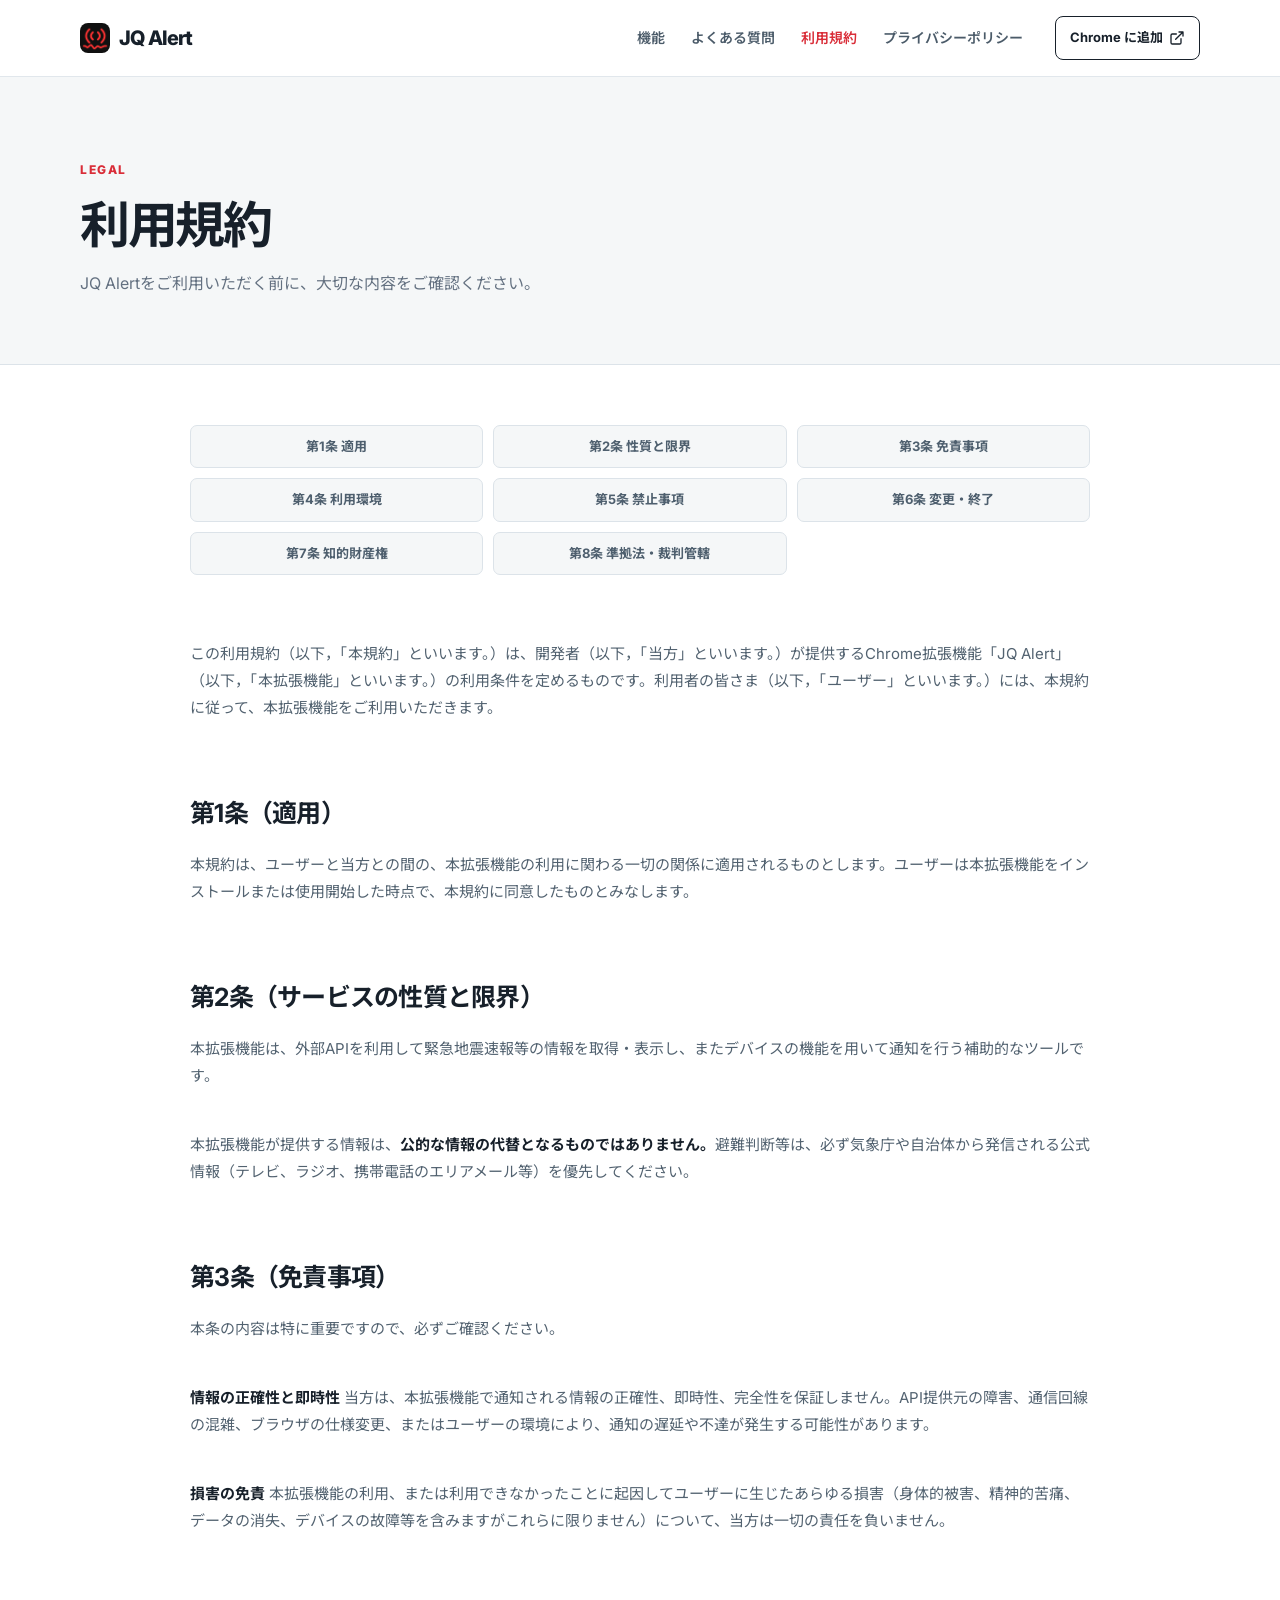
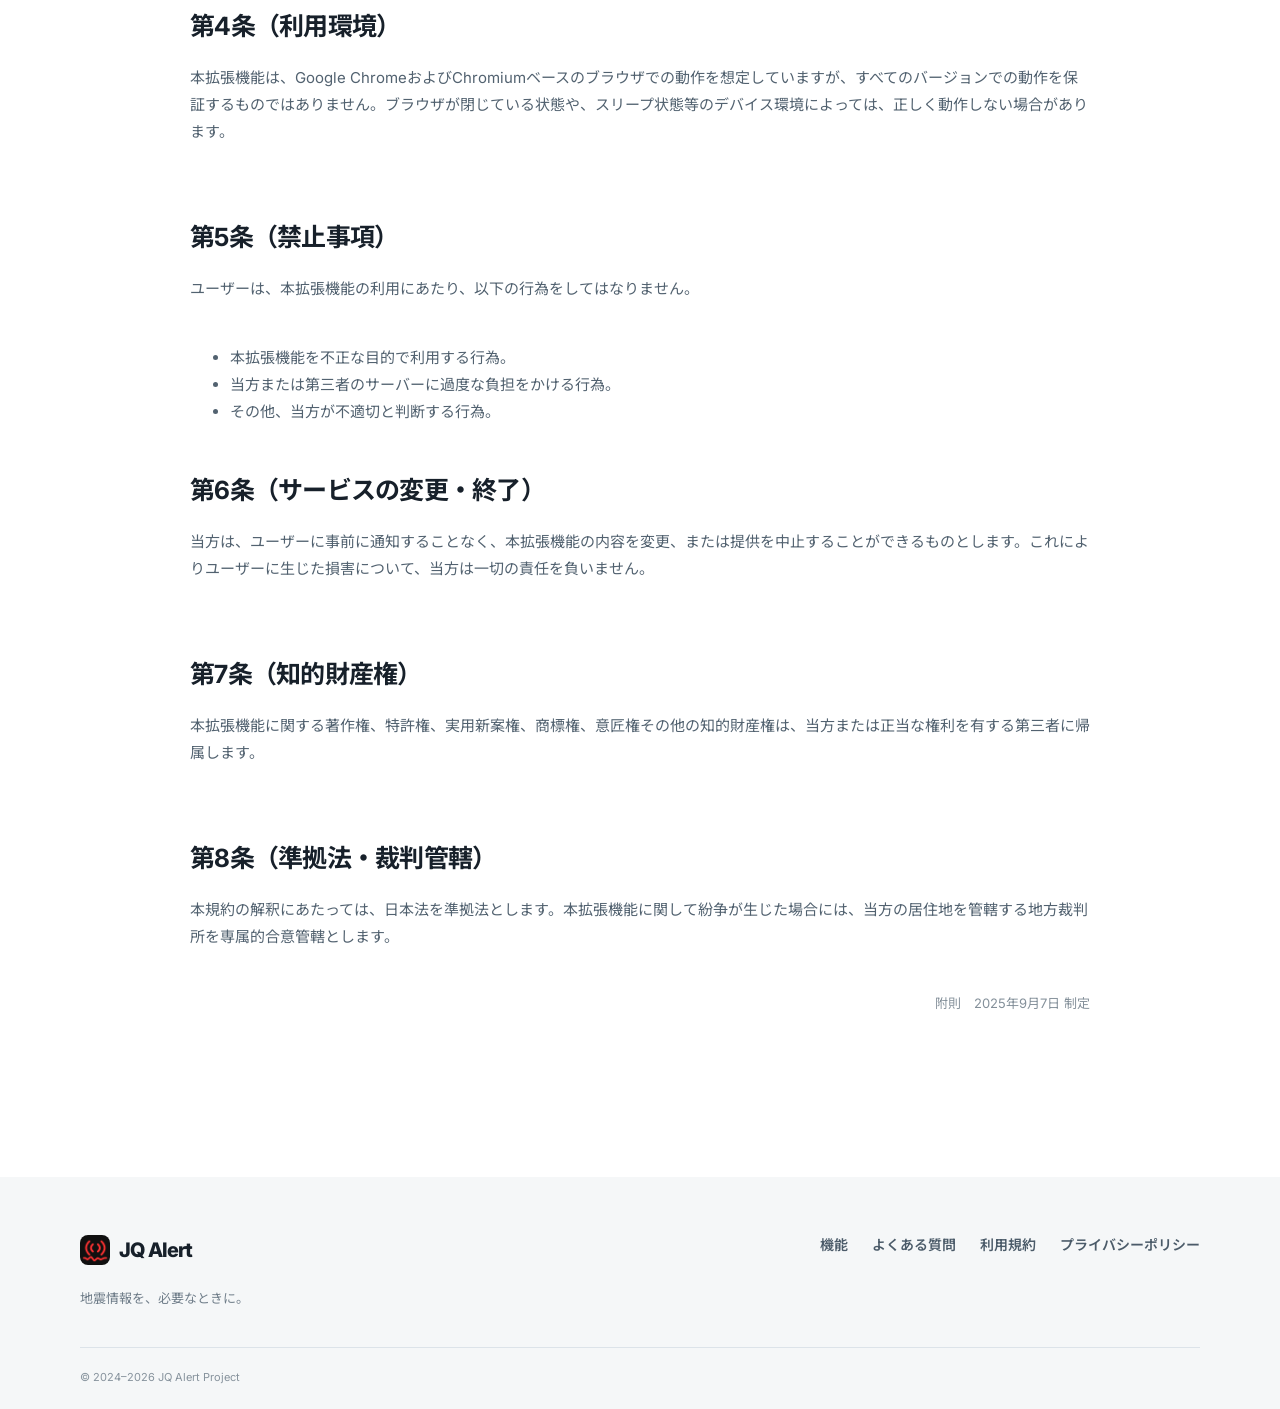
<file: terms.html>
<!doctype html>
<html lang="ja">

<head>
    <meta charset="utf-8">
    <meta name="viewport" content="width=device-width, initial-scale=1">
    <meta name="description" content="JQ Alertの利用規約です。ご利用前に必ずご確認ください。">
    <meta name="theme-color" content="#d92d38">
    <meta property="og:type" content="website">
    <meta property="og:locale" content="ja_JP">
    <meta property="og:title" content="利用規約 | JQ Alert">
    <meta property="og:description" content="JQ Alertの利用規約をご案内します。">
    <meta property="og:image" content="data/images/icon-128.png">
    <meta name="twitter:card" content="summary">
    <title>利用規約 | JQ Alert</title>
    <link rel="icon" href="data/images/icon-128.png" type="image/png" sizes="128x128">
    <link rel="apple-touch-icon" href="data/images/icon-128.png">
    <link rel="manifest" href="site.webmanifest">
    <link rel="preconnect" href="https://fonts.googleapis.com">
    <link rel="preconnect" href="https://fonts.gstatic.com" crossorigin>
    <link
        href="https://fonts.googleapis.com/css2?family=Inter:wght@400;500;600;700;800&family=Noto+Sans+JP:wght@400;500;600;700;800&display=swap"
        rel="stylesheet">
    <link rel="stylesheet" href="style.css">
</head>

<body>
    <svg class="svg-sprite" aria-hidden="true" focusable="false">
        <symbol id="icon-external-link" viewBox="0 0 24 24"><path d="M15 3h6v6M10 14 21 3M18 13v6a2 2 0 0 1-2 2H5a2 2 0 0 1-2-2V8a2 2 0 0 1 2-2h6" /></symbol>
    </svg>
    <header class="site-header">
        <div class="container nav-wrap"><a class="brand" href="index.html" aria-label="JQ Alert ホーム"><span
                    class="brand-mark" aria-hidden="true"></span>JQ Alert</a>
            <nav class="nav-links" aria-label="メインナビゲーション"><a href="index.html#features">機能</a><a
                    href="faq.html">よくある質問</a><a href="terms.html" aria-current="page">利用規約</a><a href="privacy.html">プライバシーポリシー</a></nav><a class="nav-cta"
                href="https://chromewebstore.google.com/detail/japan-quake-alert/eicpbodfpiaimdkjbmbiomgefjflgibj"
                target="_blank" rel="noopener">Chrome に追加 <svg class="icon icon-inline"><use href="#icon-external-link" /></svg></a>
        </div>
    </header>
    <main>
        <section class="inner-hero">
            <div class="container">
                <p class="eyebrow">Legal</p>
                <h1>利用規約</h1>
                <p>JQ Alertをご利用いただく前に、大切な内容をご確認ください。</p>
            </div>
        </section>
        <article class="legal-content container">
            <nav class="legal-toc" aria-label="目次"><a href="#terms-1">第1条 適用</a><a href="#terms-2">第2条 性質と限界</a><a
                    href="#terms-3">第3条 免責事項</a><a href="#terms-4">第4条 利用環境</a><a href="#terms-5">第5条 禁止事項</a><a
                    href="#terms-6">第6条 変更・終了</a><a href="#terms-7">第7条 知的財産権</a><a href="#terms-8">第8条 準拠法・裁判管轄</a></nav>
            <p>この利用規約（以下，「本規約」といいます。）は、開発者（以下，「当方」といいます。）が提供するChrome拡張機能「JQ Alert」（以下，「本拡張機能」といいます。）の利用条件を定めるものです。利用者の皆さま（以下，「ユーザー」といいます。）には、本規約に従って、本拡張機能をご利用いただきます。</p>
            <h2 id="terms-1">第1条（適用）</h2>
            <p>本規約は、ユーザーと当方との間の、本拡張機能の利用に関わる一切の関係に適用されるものとします。ユーザーは本拡張機能をインストールまたは使用開始した時点で、本規約に同意したものとみなします。</p>
            <h2 id="terms-2">第2条（サービスの性質と限界）</h2>
            <p>本拡張機能は、外部APIを利用して緊急地震速報等の情報を取得・表示し、またデバイスの機能を用いて通知を行う補助的なツールです。</p>
            <p>本拡張機能が提供する情報は、<strong>公的な情報の代替となるものではありません。</strong>避難判断等は、必ず気象庁や自治体から発信される公式情報（テレビ、ラジオ、携帯電話のエリアメール等）を優先してください。</p>
            <h2 id="terms-3">第3条（免責事項）</h2>
            <p>本条の内容は特に重要ですので、必ずご確認ください。</p>
            <p><strong>情報の正確性と即時性</strong> 当方は、本拡張機能で通知される情報の正確性、即時性、完全性を保証しません。API提供元の障害、通信回線の混雑、ブラウザの仕様変更、またはユーザーの環境により、通知の遅延や不達が発生する可能性があります。</p>
            <p><strong>損害の免責</strong> 本拡張機能の利用、または利用できなかったことに起因してユーザーに生じたあらゆる損害（身体的被害、精神的苦痛、データの消失、デバイスの故障等を含みますがこれらに限りません）について、当方は一切の責任を負いません。</p>
            <h2 id="terms-4">第4条（利用環境）</h2>
            <p>本拡張機能は、Google ChromeおよびChromiumベースのブラウザでの動作を想定していますが、すべてのバージョンでの動作を保証するものではありません。ブラウザが閉じている状態や、スリープ状態等のデバイス環境によっては、正しく動作しない場合があります。</p>
            <h2 id="terms-5">第5条（禁止事項）</h2>
            <p>ユーザーは、本拡張機能の利用にあたり、以下の行為をしてはなりません。</p>
            <ul>
                <li>本拡張機能を不正な目的で利用する行為。</li>
                <li>当方または第三者のサーバーに過度な負担をかける行為。</li>
                <li>その他、当方が不適切と判断する行為。</li>
            </ul>
            <h2 id="terms-6">第6条（サービスの変更・終了）</h2>
            <p>当方は、ユーザーに事前に通知することなく、本拡張機能の内容を変更、または提供を中止することができるものとします。これによりユーザーに生じた損害について、当方は一切の責任を負いません。</p>
            <h2 id="terms-7">第7条（知的財産権）</h2>
            <p>本拡張機能に関する著作権、特許権、実用新案権、商標権、意匠権その他の知的財産権は、当方または正当な権利を有する第三者に帰属します。</p>
            <h2 id="terms-8">第8条（準拠法・裁判管轄）</h2>
            <p>本規約の解釈にあたっては、日本法を準拠法とします。本拡張機能に関して紛争が生じた場合には、当方の居住地を管轄する地方裁判所を専属的合意管轄とします。</p>
            <p class="updated-date">附則　2025年9月7日 制定</p>
        </article>
    </main>
    <footer class="site-footer">
        <div class="container footer-grid">
            <div><a class="brand" href="index.html"><span class="brand-mark" aria-hidden="true"></span>JQ Alert</a>
                <p>地震情報を、必要なときに。</p>
            </div>
            <div class="footer-links"><a href="index.html#features">機能</a><a href="faq.html">よくある質問</a><a
                    href="terms.html">利用規約</a><a href="privacy.html">プライバシーポリシー</a></div>
        </div>
        <div class="container copyright">© 2024–2026 JQ Alert Project</div>
    </footer>
</body>

</html>
</file>
<file: style.css>
:root {
    --ink: #17202a;
    --muted: #647181;
    --line: #dce3e9;
    --paper: #fff;
    --soft: #f5f7f8;
    --red: #d92d38;
    --red-dark: #b3222d;
    --navy: #102a43;
    --radius: 20px;
    --shadow: 0 18px 45px rgba(20, 43, 63, .10)
}

* {
    box-sizing: border-box
}

.svg-sprite {
    position: absolute;
    width: 0;
    height: 0;
    overflow: hidden
}

.icon {
    width: 20px;
    height: 20px;
    flex: none;
    fill: none;
    stroke: currentColor;
    stroke-width: 2;
    stroke-linecap: round;
    stroke-linejoin: round;
    vertical-align: middle
}

.icon-inline {
    width: 16px;
    height: 16px
}

/* Brave の拡張機能・ユーザースタイルが汎用の .icon を上書きしても、
   インラインSVGを既定の 300 × 150px でレイアウトさせない。 */
svg.icon {
    display: inline-block !important;
    width: 20px !important;
    min-width: 20px !important;
    max-width: 20px !important;
    height: 20px !important;
    min-height: 20px !important;
    max-height: 20px !important;
    flex: 0 0 20px !important
}

svg.icon.icon-inline {
    width: 16px !important;
    min-width: 16px !important;
    max-width: 16px !important;
    height: 16px !important;
    min-height: 16px !important;
    max-height: 16px !important;
    flex-basis: 16px !important
}

html {
    scroll-behavior: smooth
}

body {
    margin: 0;
    background: var(--paper);
    color: var(--ink);
    font-family: Inter, "Noto Sans JP", "Hiragino Sans", Meiryo, sans-serif;
    line-height: 1.8;
    -webkit-font-smoothing: antialiased
}

.container {
    width: min(1120px, calc(100% - 48px));
    margin: auto
}

a {
    color: inherit
}

.site-header {
    position: sticky;
    top: 0;
    z-index: 10;
    background: rgba(255, 255, 255, .92);
    backdrop-filter: blur(15px);
    border-bottom: 1px solid rgba(220, 227, 233, .86)
}

.nav-wrap {
    height: 76px;
    display: flex;
    align-items: center;
    gap: 32px
}

.brand {
    font-size: 20px;
    font-weight: 800;
    letter-spacing: -.04em;
    text-decoration: none;
    display: inline-flex;
    align-items: center;
    gap: 9px;
    white-space: nowrap
}

.brand-mark {
    width: 30px;
    height: 30px;
    background: #101010 url("data/images/icon-128.png") center/cover no-repeat;
    border-radius: 8px;
    display: inline-block
}

.nav-links {
    display: flex;
    align-items: center;
    gap: 26px;
    margin-left: auto
}

.nav-links a,
.footer-links a {
    font-size: 14px;
    font-weight: 600;
    color: #4b5b69;
    text-decoration: none
}

.nav-links a:hover,
.nav-links a[aria-current=page],
.footer-links a:hover {
    color: var(--red)
}

.nav-cta {
    border: 1px solid var(--ink);
    padding: 9px 14px;
    border-radius: 8px;
    font-size: 13px;
    font-weight: 700;
    text-decoration: none;
    white-space: nowrap;
    display: inline-flex;
    gap: 6px;
    align-items: center
}

.nav-cta:hover {
    background: var(--ink);
    color: #fff
}

.hero {
    overflow: hidden;
    background: linear-gradient(135deg, #f8fbfc 0%, #fff 60%, #fff3f3 100%);
    padding: 92px 0 85px
}

.hero-grid {
    display: grid;
    grid-template-columns: 1.02fr .98fr;
    gap: 64px;
    align-items: center
}

.eyebrow {
    margin: 0 0 13px;
    color: var(--red);
    font-weight: 800;
    font-size: 12px;
    letter-spacing: .13em;
    text-transform: uppercase
}

.live-dot {
    width: 8px;
    height: 8px;
    display: inline-block;
    border-radius: 50%;
    background: var(--red);
    margin-right: 8px;
    box-shadow: 0 0 0 5px rgba(217, 45, 56, .12)
}

h1,
h2,
h3,
p {
    margin-top: 0
}

.hero h1 {
    margin-bottom: 25px;
    font-size: clamp(42px, 5.5vw, 74px);
    line-height: 1.15;
    letter-spacing: -.065em
}

.hero h1 em {
    font-style: normal;
    color: var(--red)
}

.hero-lead {
    max-width: 540px;
    margin-bottom: 30px;
    color: #4d5d6c;
    font-size: 17px
}

.hero-actions {
    display: flex;
    align-items: center;
    gap: 25px;
    flex-wrap: wrap
}

.button {
    display: inline-flex;
    gap: 10px;
    align-items: center;
    justify-content: center;
    padding: 14px 21px;
    border-radius: 9px;
    text-decoration: none;
    font-size: 15px;
    font-weight: 800;
    transition: .2s
}

a:focus-visible,
summary:focus-visible {
    outline: 3px solid rgba(217, 45, 56, .45);
    outline-offset: 3px
}

.button-primary {
    background: var(--red);
    color: #fff;
    box-shadow: 0 7px 16px rgba(217, 45, 56, .22)
}

.button-primary:hover {
    background: var(--red-dark);
    transform: translateY(-2px)
}

.text-link {
    font-weight: 700;
    text-decoration: none;
    font-size: 15px;
    display: inline-flex;
    gap: 7px;
    align-items: center
}

.text-link:hover {
    text-decoration: underline
}

.helper-text {
    margin: 20px 0 0;
    font-size: 12px;
    color: #7a8793
}

.hero-visual {
    position: relative;
    padding: 20px 0 35px
}

.browser-window {
    position: relative;
    z-index: 2;
    background: #fff;
    border: 1px solid #d6e0e7;
    border-radius: 13px;
    overflow: hidden;
    box-shadow: var(--shadow);
    transform: rotate(2.5deg)
}

.browser-bar {
    height: 30px;
    background: #edf2f5;
    display: flex;
    align-items: center;
    gap: 5px;
    padding-left: 12px
}

.browser-bar span {
    height: 6px;
    width: 6px;
    border-radius: 50%;
    background: #b8c4cc
}

.browser-bar div {
    height: 13px;
    flex: 1;
    margin: 0 48px 0 8px;
    border-radius: 4px;
    background: #fff
}

.browser-window img {
    display: block;
    width: 100%;
    height: 342px;
    object-fit: cover;
    object-position: top
}

.notification-card {
    position: absolute;
    z-index: 3;
    left: -28px;
    bottom: 0;
    display: flex;
    gap: 12px;
    align-items: flex-start;
    padding: 14px 18px;
    background: #fff;
    border: 1px solid #dce3e9;
    border-radius: 10px;
    box-shadow: 0 13px 30px rgba(16, 42, 67, .15)
}

.notification-icon {
    display: grid;
    place-items: center;
    width: 26px;
    height: 26px;
    border-radius: 7px;
    background: var(--red);
    color: #fff;
    font-weight: 800
}

.notification-icon .icon {
    width: 15px !important;
    min-width: 15px !important;
    max-width: 15px !important;
    height: 15px !important;
    min-height: 15px !important;
    max-height: 15px !important;
    flex-basis: 15px !important
}

.notification-card small {
    display: block;
    color: #73808d;
    font-size: 10px
}

.notification-card strong {
    display: block;
    font-size: 13px
}

.notification-card p {
    margin: 1px 0 0;
    font-size: 11px;
    color: #73808d
}

.signal {
    position: absolute;
    border: 1px solid rgba(217, 45, 56, .25);
    border-radius: 50%;
    z-index: 0
}

.signal-one {
    width: 230px;
    height: 230px;
    right: -45px;
    top: -20px
}

.signal-two {
    width: 310px;
    height: 310px;
    right: -85px;
    top: -60px
}

.notice-band {
    border-top: 1px solid #f0d4d7;
    border-bottom: 1px solid #f0d4d7;
    background: #fff8f8
}

.notice-band .container {
    min-height: 69px;
    display: flex;
    align-items: center;
    gap: 17px
}

.notice-icon {
    color: var(--red)
}

.notice-band .container>div {
    display: flex;
    align-items: baseline;
    gap: 14px
}

.notice-label {
    color: var(--red);
    font-size: 12px;
    font-weight: 800;
    white-space: nowrap
}

.notice-band p {
    margin: 0;
    color: #566573;
    font-size: 13px
}

.notice-band a {
    margin-left: auto;
    color: var(--red);
    font-size: 13px;
    font-weight: 700;
    white-space: nowrap;
    text-decoration: none;
    display: inline-flex;
    align-items: center;
    gap: 5px
}

.capabilities {
    border-bottom: 1px solid var(--line);
    background: #fbfcfd
}

.capability-list {
    min-height: 92px;
    display: grid;
    grid-template-columns: repeat(4, 1fr)
}

.capability-list>div {
    display: flex;
    align-items: center;
    justify-content: center;
    gap: 10px;
    color: #50606e;
    font-size: 13px;
    font-weight: 700;
    border-right: 1px solid var(--line)
}

.capability-list>div:first-child {
    border-left: 1px solid var(--line)
}

.capability-list .icon {
    color: var(--red)
}

.section {
    padding: 125px 0
}

.section-intro {
    display: grid;
    grid-template-columns: 1fr 1.1fr;
    column-gap: 70px;
    align-items: end;
    margin-bottom: 70px
}

.section-intro .eyebrow {
    grid-column: 1/-1
}

.section-intro h2,
.install-card h2,
.inner-hero h1 {
    font-size: clamp(34px, 4vw, 50px);
    line-height: 1.25;
    letter-spacing: -.05em;
    margin: 0
}

.section-intro>p:last-child {
    color: var(--muted);
    margin: 0;
    font-size: 15px
}

.feature-list {
    border-top: 1px solid var(--line)
}

.feature-row {
    display: grid;
    grid-template-columns: 72px 1fr 390px;
    gap: 37px;
    align-items: center;
    padding: 56px 0;
    border-bottom: 1px solid var(--line)
}

.feature-row-reverse .feature-image {
    order: 1
}

.feature-row-reverse .feature-body {
    order: 2
}

.feature-row-reverse .feature-index {
    order: 3
}

.feature-index {
    font-size: 14px;
    color: #93a0aa;
    font-weight: 700;
    align-self: start
}

.feature-kicker {
    color: var(--red);
    font-size: 10px;
    font-weight: 800;
    letter-spacing: .12em;
    margin-bottom: 10px
}

.feature-body h3 {
    font-size: 25px;
    line-height: 1.4;
    letter-spacing: -.035em;
    margin-bottom: 13px
}

.feature-body>p:last-child {
    color: var(--muted);
    font-size: 14px;
    margin: 0
}

.feature-points {
    display: grid;
    gap: 7px;
    margin: 20px 0 0;
    padding: 0;
    list-style: none;
    color: #526270;
    font-size: 13px;
    font-weight: 600
}

.feature-points li {
    display: flex;
    align-items: center;
    gap: 8px
}

.feature-points li:before {
    content: "";
    width: 5px;
    height: 5px;
    border-radius: 50%;
    background: var(--red);
    flex: none
}

.feature-image {
    background: #f2f5f7;
    border: 1px solid var(--line);
    border-radius: 12px;
    padding: 8px;
    box-shadow: 0 9px 18px rgba(35, 58, 77, .06)
}

.feature-image img {
    width: 100%;
    display: block;
    border-radius: 7px
}

.feature-summary {
    display: grid;
    gap: 1px;
    overflow: hidden;
    background: var(--line);
    border: 1px solid var(--line);
    border-radius: 12px
}

.feature-summary>div {
    display: grid;
    grid-template-columns: 30px 1fr;
    column-gap: 12px;
    align-items: center;
    padding: 15px 17px;
    background: #f8fafb
}

.feature-summary .icon {
    grid-row: span 2;
    color: var(--red)
}

.feature-summary strong {
    font-size: 13px
}

.feature-summary span {
    color: var(--muted);
    font-size: 11px
}

.getting-started {
    background: var(--soft)
}

.section-intro-single {
    grid-template-columns: 1fr 1.1fr
}

.step-list {
    display: grid;
    grid-template-columns: repeat(3, 1fr);
    gap: 1px;
    margin: 0;
    padding: 1px;
    list-style: none;
    background: var(--line);
    border: 1px solid var(--line);
    border-radius: 14px;
    overflow: hidden
}

.step-list li {
    position: relative;
    padding: 31px 30px 29px;
    background: var(--paper)
}

.step-number {
    position: absolute;
    right: 23px;
    top: 20px;
    color: #a5b0b9;
    font-size: 13px;
    font-weight: 800
}

.step-icon {
    display: grid;
    place-items: center;
    width: 42px;
    height: 42px;
    margin-bottom: 20px;
    color: var(--red);
    background: #fff3f3;
    border-radius: 10px
}

.step-list h3 {
    margin: 0 0 9px;
    font-size: 18px;
    letter-spacing: -.03em
}

.step-list p {
    margin: 0;
    color: var(--muted);
    font-size: 13px
}

.prepare-section {
    padding: 88px 0;
    background: #102a43;
    color: #fff
}

.prepare-layout {
    display: grid;
    grid-template-columns: 1fr 1fr;
    gap: 80px
}

.prepare-section .eyebrow {
    color: #ffb6bd
}

.prepare-section h2,
.faq-preview h2 {
    margin: 0;
    font-size: clamp(31px, 3.4vw, 45px);
    line-height: 1.3;
    letter-spacing: -.05em
}

.prepare-copy {
    color: #c6d3de;
    font-size: 14px
}

.prepare-copy p {
    margin-bottom: 18px
}

.prepare-copy .text-link {
    color: #fff
}

.faq-preview {
    padding-bottom: 105px
}

.faq-preview-heading {
    display: flex;
    align-items: end;
    justify-content: space-between;
    gap: 30px;
    margin-bottom: 42px
}

.faq-preview-list {
    display: grid;
    grid-template-columns: repeat(2, 1fr);
    border-top: 1px solid var(--line)
}

.faq-preview-list a {
    display: grid;
    grid-template-columns: 28px 1fr 20px;
    gap: 12px;
    align-items: center;
    min-height: 84px;
    padding: 15px 20px;
    color: var(--ink);
    font-size: 14px;
    font-weight: 700;
    text-decoration: none;
    border-bottom: 1px solid var(--line)
}

.faq-preview-list a:nth-child(odd) {
    border-right: 1px solid var(--line)
}

.faq-preview-list a:hover {
    background: var(--soft)
}

.faq-preview-list a>.icon:first-child {
    color: var(--red)
}

.install-section {
    padding: 0 0 120px
}

.install-card {
    display: flex;
    align-items: center;
    justify-content: space-between;
    gap: 40px;
    padding: 50px 56px;
    background: var(--navy);
    color: #fff;
    border-radius: var(--radius);
    overflow: hidden;
    position: relative
}

.install-card:after {
    content: "";
    position: absolute;
    width: 340px;
    height: 340px;
    border: 1px solid rgba(255, 255, 255, .15);
    border-radius: 50%;
    right: -120px;
    top: -180px
}

.install-card .eyebrow {
    color: #ffb6bd
}

.install-card h2 {
    font-size: 32px
}

.install-card p:not(.eyebrow) {
    color: #b9cad8;
    margin: 13px 0 0;
    font-size: 14px
}

.install-card .button {
    position: relative;
    z-index: 1;
    flex: none
}

.site-footer {
    background: #f5f7f8;
    padding: 55px 0 22px
}

.footer-grid {
    display: flex;
    justify-content: space-between;
    gap: 30px
}

.footer-grid p {
    font-size: 13px;
    color: #6f7d89;
    margin: 13px 0 0
}

.footer-links {
    display: flex;
    gap: 24px;
    align-items: flex-start
}

.copyright {
    font-size: 11px;
    color: #87939d;
    border-top: 1px solid var(--line);
    margin-top: 36px;
    padding-top: 20px
}

.inner-hero {
    padding: 82px 0 66px;
    background: var(--soft);
    border-bottom: 1px solid var(--line)
}

.inner-hero h1 {
    margin-bottom: 13px
}

.inner-hero p:last-child {
    margin: 0;
    color: var(--muted);
    font-size: 16px
}

.faq-content,
.legal-content {
    padding-top: 60px;
    padding-bottom: 120px;
    max-width: 900px
}

.jump-nav,
.legal-toc {
    display: flex;
    gap: 10px;
    flex-wrap: wrap;
    margin-bottom: 65px
}

.jump-nav a,
.legal-toc a {
    background: var(--soft);
    border: 1px solid var(--line);
    border-radius: 7px;
    padding: 9px 13px;
    color: #4e5f6e;
    font-size: 13px;
    font-weight: 700;
    text-decoration: none
}

.jump-nav a:hover,
.legal-toc a:hover {
    color: var(--red);
    border-color: #eebbc0
}

.faq-groups section {
    margin-bottom: 68px;
    scroll-margin-top: 100px
}

.faq-section-heading {
    display: flex;
    align-items: flex-start;
    gap: 13px;
    margin-bottom: 20px
}

.faq-section-heading>.icon {
    width: 24px;
    height: 24px;
    margin-top: 6px;
    color: var(--red)
}

.faq-section-heading h2 {
    margin-bottom: 0
}

.faq-section-heading p {
    margin: 2px 0 0;
    color: var(--muted);
    font-size: 13px
}

.faq-groups h2,
.legal-content>h2 {
    font-size: 25px;
    letter-spacing: -.03em;
    margin: 0 0 20px
}

.faq-groups details {
    border-top: 1px solid var(--line)
}

.faq-groups details:last-child {
    border-bottom: 1px solid var(--line)
}

summary {
    cursor: pointer;
    list-style: none;
    padding: 21px 38px 21px 0;
    font-size: 16px;
    font-weight: 700;
    position: relative
}

summary::-webkit-details-marker {
    display: none
}

summary:after {
    content: "+";
    position: absolute;
    right: 6px;
    font-size: 22px;
    font-weight: 400;
    color: var(--red)
}

details[open] summary:after {
    content: "−"
}

.faq-groups details div {
    padding: 0 28px 22px 0;
    color: var(--muted);
    font-size: 14px
}

.faq-groups details p,
.faq-groups li {
    margin: 0
}

.faq-groups ol {
    padding-left: 20px;
    margin: 0
}

.support-callout {
    padding: 38px 42px;
    background: #f5f7f8;
    border-radius: var(--radius)
}

.support-callout h2 {
    font-size: 26px;
    margin-bottom: 9px
}

.support-callout>p:not(.eyebrow) {
    color: var(--muted);
    font-size: 14px;
    margin-bottom: 22px
}

.legal-content {
    color: #526270;
    font-size: 15px
}

.legal-content>p {
    margin: 0 0 42px
}

.legal-notice {
    padding: 33px 38px;
    border-radius: 14px;
    background: #fff7f7;
    border: 1px solid #f0d4d7;
    margin-bottom: 48px
}

.legal-notice h2 {
    font-size: 21px;
    color: var(--ink);
    margin: 0 0 12px
}

.legal-notice ul {
    margin: 0;
    padding-left: 19px
}

.legal-notice li {
    margin: 5px 0
}

.legal-toc {
    display: grid;
    grid-template-columns: repeat(3, 1fr)
}

.legal-toc a {
    text-align: center
}

.legal-content>h2 {
    color: var(--ink);
    padding-top: 28px;
    margin-bottom: 15px;
    scroll-margin-top: 100px
}

.legal-content strong {
    color: var(--ink)
}

.updated-date {
    text-align: right;
    color: #84909a !important;
    font-size: 13px
}

@media(max-width:820px) {
    .capability-list {
        grid-template-columns: repeat(2, 1fr)
    }

    .capability-list>div {
        min-height: 62px
    }

    .capability-list>div:nth-child(odd) {
        border-left: 1px solid var(--line)
    }

    .capability-list>div:nth-child(-n+2) {
        border-bottom: 1px solid var(--line)
    }

    .step-list {
        grid-template-columns: 1fr
    }

    .prepare-layout {
        grid-template-columns: 1fr;
        gap: 30px
    }

    .nav-wrap {
        height: auto;
        min-height: 68px;
        padding: 10px 0;
        flex-wrap: wrap;
        gap: 8px 20px
    }

    .nav-links {
        display: flex;
        order: 3;
        width: 100%;
        margin-left: 0;
        justify-content: flex-start;
        flex-wrap: wrap;
        gap: 12px
    }

    .nav-cta {
        margin-left: auto
    }

    .hero {
        padding: 68px 0
    }

    .hero-grid {
        grid-template-columns: 1fr;
        gap: 42px
    }

    .hero-copy {
        max-width: 650px
    }

    .hero-visual {
        max-width: 590px;
        margin: auto
    }

    .section {
        padding: 85px 0
    }

    .feature-row,
    .feature-row-reverse {
        grid-template-columns: 46px 1fr;
        gap: 21px;
        padding: 40px 0
    }

    .feature-image,
    .feature-row-reverse .feature-image {
        grid-column: 2;
        grid-row: 2;
        order: initial
    }

    .feature-row-reverse .feature-body {
        order: initial
    }

    .feature-row-reverse .feature-index {
        order: initial
    }

    .section-intro {
        gap: 35px
    }

    .legal-toc {
        grid-template-columns: repeat(2, 1fr)
    }
}

@media(max-width:560px) {
    .notice-band .container>div {
        display: block
    }

    .notice-label {
        display: block;
        margin-bottom: 2px
    }

    .notice-icon {
        grid-row: 1 / span 2;
        margin-top: 2px
    }

    .capability-list>div {
        justify-content: flex-start;
        padding: 0 15px;
        font-size: 12px
    }

    .section-intro-single {
        display: block
    }

    .step-list li {
        padding: 27px 24px 25px
    }

    .prepare-section {
        padding: 65px 0
    }

    .faq-preview-heading {
        display: block;
        margin-bottom: 30px
    }

    .faq-preview-heading .text-link {
        margin-top: 20px
    }

    .faq-preview-list {
        grid-template-columns: 1fr
    }

    .faq-preview-list a:nth-child(odd) {
        border-right: 0
    }

    .faq-preview-list a {
        min-height: 72px;
        padding: 12px 8px
    }

    .faq-section-heading {
        margin-bottom: 16px
    }

    .faq-section-heading h2 {
        font-size: 22px
    }

    .container {
        width: min(100% - 32px, 1120px)
    }

    .nav-wrap {
        height: auto;
        min-height: 64px
    }

    .nav-cta {
        font-size: 11px;
        padding: 8px 10px
    }

    .nav-links a {
        font-size: 12px
    }

    .brand {
        font-size: 18px
    }

    .hero h1 {
        font-size: clamp(36px, 11vw, 43px)
    }

    .hero-lead {
        font-size: 15px
    }

    .browser-window img {
        height: 240px
    }

    .notification-card {
        left: -6px;
        padding: 11px 13px
    }

    .notification-card p {
        max-width: 170px
    }

    .notice-band .container {
        display: grid;
        grid-template-columns: auto 1fr;
        padding: 15px 0;
        gap: 6px 13px
    }

    .notice-band p {
        font-size: 12px
    }

    .notice-band a {
        grid-column: 2;
        margin-left: 0
    }

    .section-intro {
        display: block;
        margin-bottom: 42px
    }

    .section-intro h2 {
        margin-bottom: 17px
    }

    .feature-row,
    .feature-row-reverse {
        grid-template-columns: 1fr;
        gap: 13px
    }

    .feature-index {
        grid-row: 1
    }

    .feature-body {
        grid-row: 2
    }

    .feature-image,
    .feature-row-reverse .feature-image {
        grid-column: 1;
        grid-row: 3;
        margin-top: 10px
    }

    .feature-body h3 {
        font-size: 21px
    }

    .install-card {
        padding: 34px 25px;
        display: block
    }

    .install-card h2 {
        font-size: 27px
    }

    .install-card .button {
        margin-top: 23px;
        width: 100%
    }

    .footer-grid {
        display: block
    }

    .footer-links {
        margin-top: 28px;
        flex-wrap: wrap;
        gap: 12px 20px
    }

    .inner-hero {
        padding: 58px 0 48px
    }

    .faq-content,
    .legal-content {
        padding-top: 40px;
        padding-bottom: 75px
    }

    .jump-nav,
    .legal-toc {
        margin-bottom: 43px
    }

    .legal-toc {
        grid-template-columns: 1fr
    }

    .support-callout {
        padding: 28px 24px
    }

    .support-callout .button {
        width: 100%
    }
}
</file>
